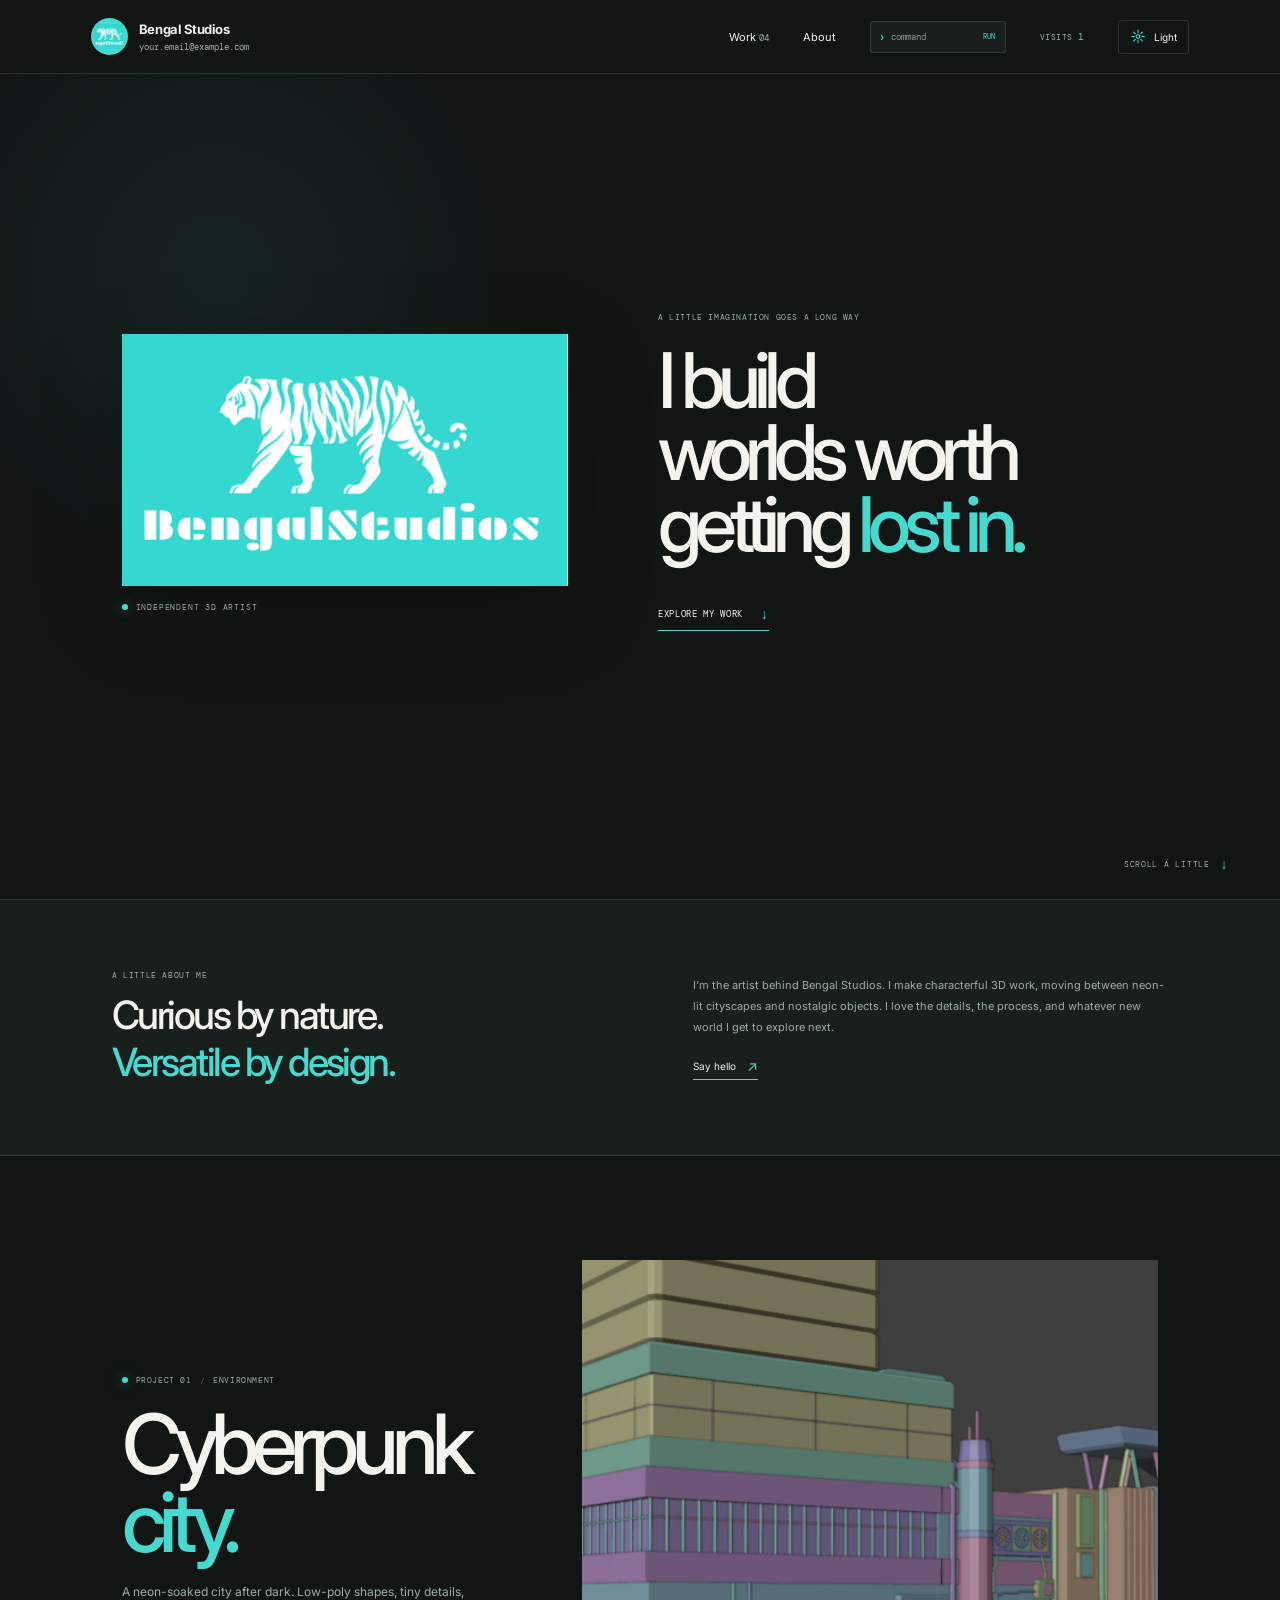
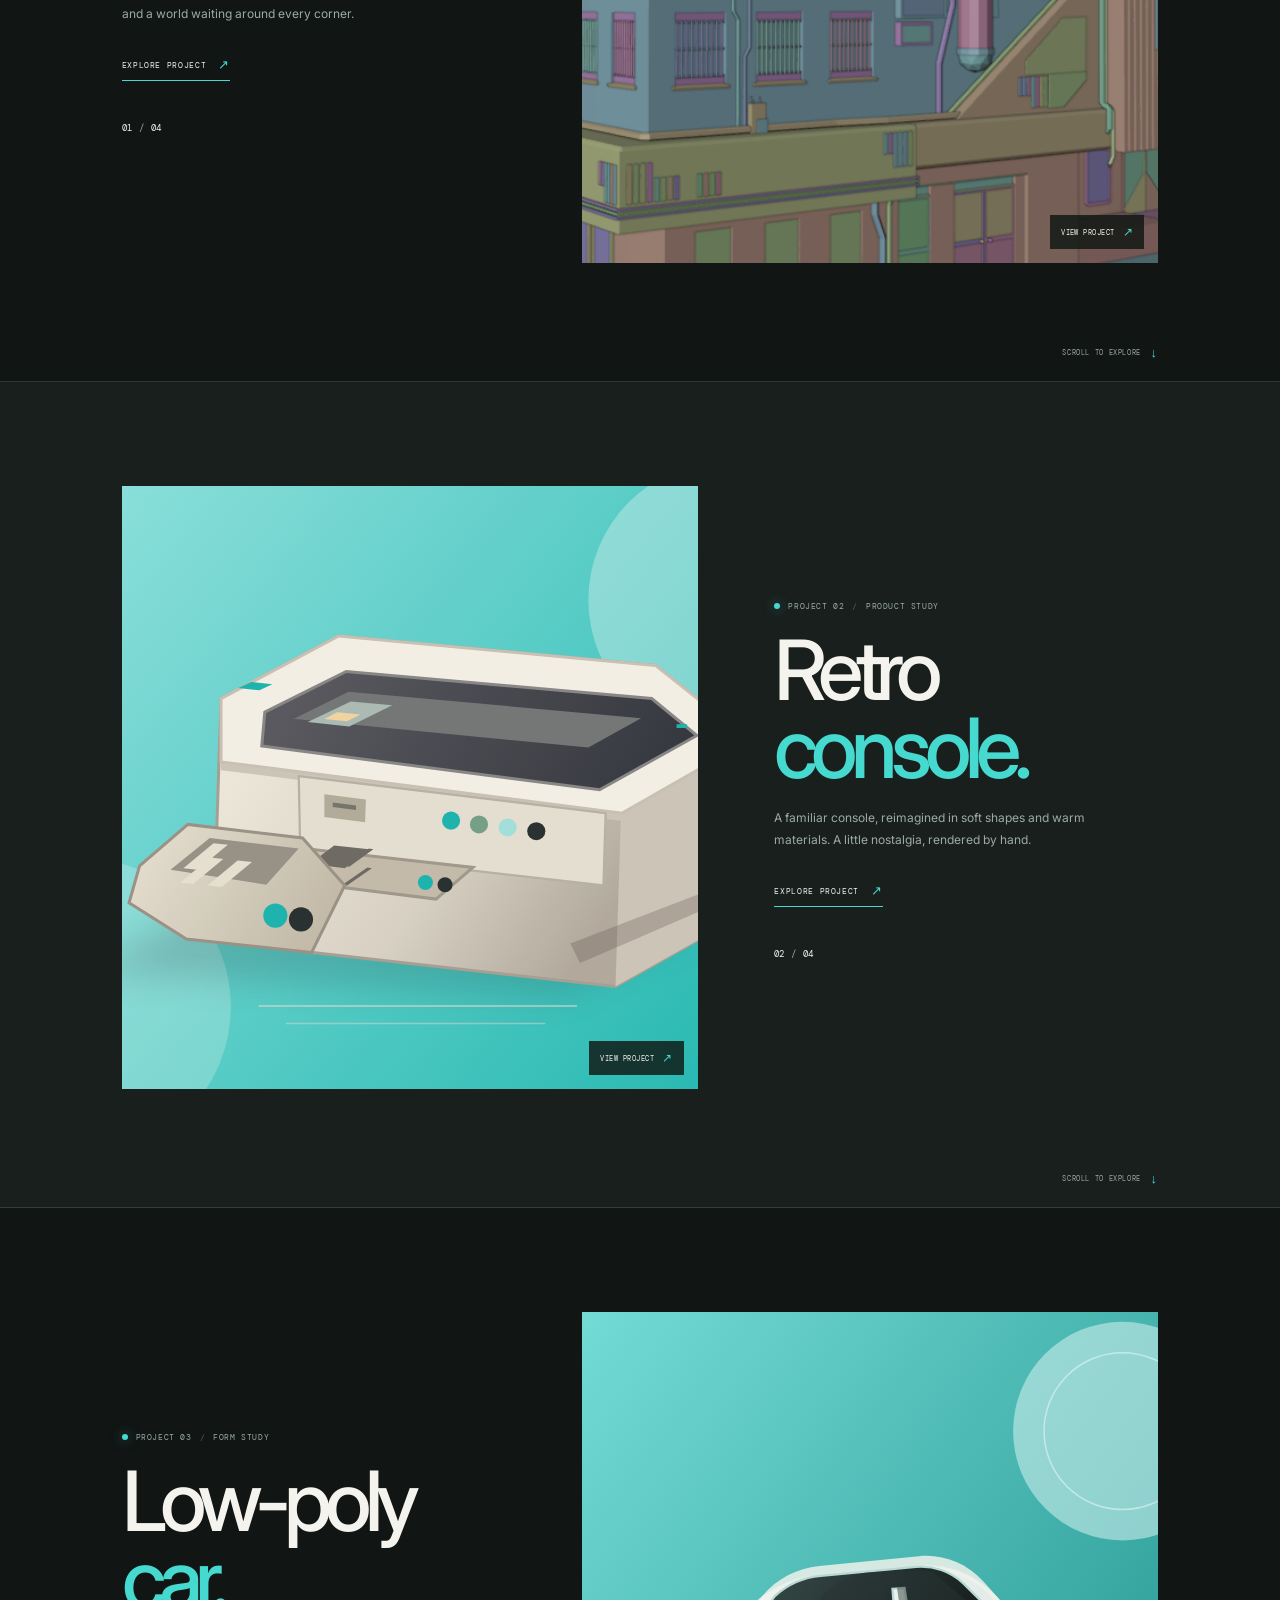
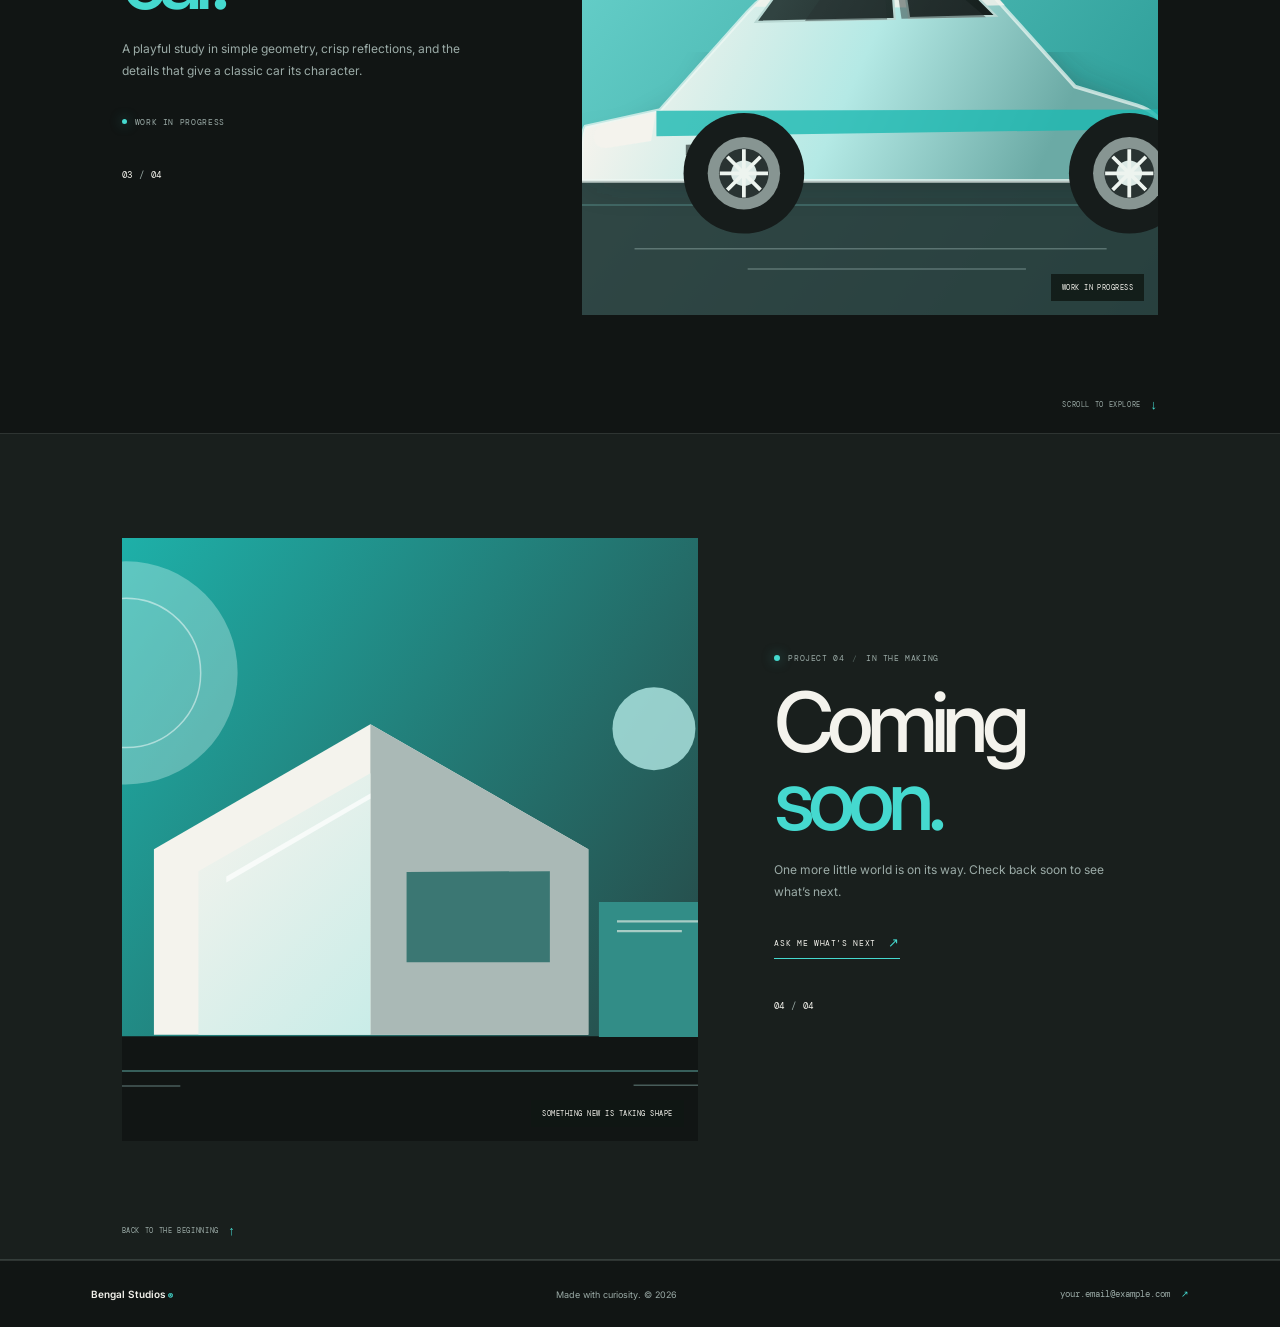
<file: index.html>
<!doctype html>
<html lang="en" class="home-document" data-theme="dark">
<head>
  <meta charset="utf-8">
  <meta name="viewport" content="width=device-width, initial-scale=1">
  <meta name="theme-color" content="#111514">
  <meta name="description" content="Bengal Studios — 3D art and worlds worth getting lost in.">
  <title>Bengal Studios — 3D artist</title>
  <link rel="preconnect" href="https://fonts.googleapis.com">
  <link rel="preconnect" href="https://fonts.gstatic.com" crossorigin>
  <link href="https://fonts.googleapis.com/css2?family=DM+Mono:wght@400;500&family=Inter:wght@400;500;600;700;800&display=swap" rel="stylesheet">
  <link rel="stylesheet" href="styles.css">
  <script src="script.js" defer></script>
</head>
<body class="home-page">
  <header class="site-header">
    <div class="brand">
      <a class="brand-icon" href="index.html" aria-label="Bengal Studios home"><img src="images/bengal-studios-logo.png" alt=""></a>
      <span class="brand-copy"><a class="brand-name" href="index.html">Bengal Studios</a><a class="brand-email" href="mailto:your.email@example.com">your.email@example.com</a></span>
    </div>
    <nav class="header-nav" aria-label="Main navigation">
      <a href="#cyberpunk-city">Work <span>04</span></a>
      <a class="about-nav-link" href="#about">About</a>
      <form class="command-bar" data-command-form role="group" aria-label="Site command bar. Type font, colour, or reset and press Enter." title='Commands: "font" changes the font, "colour" activates rainbow colours, and "reset" restores the default font and colours.'>
        <label class="command-prompt" for="home-command">›</label>
        <input id="home-command" data-command-input type="text" placeholder="command" aria-label="Enter a site command" title='Commands: "font", "colour", or "reset".' autocomplete="off" autocapitalize="off" spellcheck="false">
        <button type="submit">RUN</button>
        <span class="command-status" data-command-status role="status" aria-live="polite"></span>
      </form>
      <span class="visit-counter" title="Visits counted in this browser"><span>VISITS</span> <strong data-visit-count>—</strong></span>
      <button class="theme-toggle" type="button" data-theme-toggle aria-label="Switch to light theme" aria-pressed="false"><span aria-hidden="true">☼</span><span class="theme-label">Light</span></button>
    </nav>
  </header>

  <main>
    <section class="landing-hero" aria-labelledby="hero-title">
      <div class="landing-mark">
        <img src="images/bengal-studios-logo.png" alt="Bengal Studios — white tiger logo">
        <span class="landing-mark-caption"><span class="live-dot"></span> INDEPENDENT 3D ARTIST</span>
      </div>
      <div class="landing-copy">
        <p class="eyebrow">A LITTLE IMAGINATION GOES A LONG WAY</p>
        <h1 id="hero-title">I build<br>worlds worth<br>getting <span class="hero-accent">lost in.</span></h1>
        <a class="landing-work-link" href="#cyberpunk-city">EXPLORE MY WORK <span aria-hidden="true">↓</span></a>
      </div>
      <a class="landing-scroll" href="#about"><span>SCROLL A LITTLE</span><span aria-hidden="true">↓</span></a>
    </section>

    <section class="landing-about" id="about" aria-labelledby="about-title">
      <div class="about-inner section-wrap">
        <div><p class="eyebrow">A LITTLE ABOUT ME</p><h2 id="about-title">Curious by nature.<br><span>Versatile by design.</span></h2></div>
        <div class="about-copy"><p>I’m the artist behind Bengal Studios. I make characterful 3D work, moving between neon-lit cityscapes and nostalgic objects. I love the details, the process, and whatever new world I get to explore next.</p><a class="text-link" href="mailto:your.email@example.com">Say hello <span aria-hidden="true">↗</span></a></div>
      </div>
    </section>

    <section class="home-projects" id="projects" aria-label="Selected work">
      <article class="work-project" id="cyberpunk-city" data-project>
        <div class="project-panel-copy">
          <p class="eyebrow"><span class="live-dot"></span> PROJECT 01 <span class="eyebrow-divider">/</span> ENVIRONMENT</p>
          <h2>Cyberpunk<br><span>city.</span></h2>
          <p>A neon-soaked city after dark. Low-poly shapes, tiny details, and a world waiting around every corner.</p>
          <a class="project-open-link" href="project-building.html">EXPLORE PROJECT <span aria-hidden="true">↗</span></a>
          <span class="project-count">01 <i>/</i> 04</span>
        </div>
        <a class="project-panel-art" href="project-building.html" aria-label="Explore the Cyberpunk city project"><img src="images/cyberpunk-city-cover.png" alt="A detailed pastel low-poly cyberpunk city render"><span class="panel-art-hint">VIEW PROJECT <span aria-hidden="true">↗</span></span></a>
        <a class="panel-scroll" href="#retro-console"><span>SCROLL TO EXPLORE</span><span aria-hidden="true">↓</span></a>
      </article>

      <article class="work-project" id="retro-console" data-project>
        <div class="project-panel-copy">
          <p class="eyebrow"><span class="live-dot"></span> PROJECT 02 <span class="eyebrow-divider">/</span> PRODUCT STUDY</p>
          <h2>Retro<br><span>console.</span></h2>
          <p>A familiar console, reimagined in soft shapes and warm materials. A little nostalgia, rendered by hand.</p>
          <a class="project-open-link" href="project-console.html">EXPLORE PROJECT <span aria-hidden="true">↗</span></a>
          <span class="project-count">02 <i>/</i> 04</span>
        </div>
        <a class="project-panel-art" href="project-console.html" aria-label="Explore the Retro console project"><img src="images/retro-console.svg" alt="Isometric retro video game console and controllers"><span class="panel-art-hint">VIEW PROJECT <span aria-hidden="true">↗</span></span></a>
        <a class="panel-scroll" href="#car"><span>SCROLL TO EXPLORE</span><span aria-hidden="true">↓</span></a>
      </article>

      <article class="work-project" id="car" data-project>
        <div class="project-panel-copy">
          <p class="eyebrow"><span class="live-dot"></span> PROJECT 03 <span class="eyebrow-divider">/</span> FORM STUDY</p>
          <h2>Low-poly<br><span>car.</span></h2>
          <p>A playful study in simple geometry, crisp reflections, and the details that give a classic car its character.</p>
          <span class="project-status"><span class="live-dot"></span> WORK IN PROGRESS</span>
          <span class="project-count">03 <i>/</i> 04</span>
        </div>
        <div class="project-panel-art"><img src="images/car-study.svg" alt="A low-poly retro sports car in a turquoise studio"><span class="panel-art-hint">WORK IN PROGRESS</span></div>
        <a class="panel-scroll" href="#coming-soon"><span>SCROLL TO EXPLORE</span><span aria-hidden="true">↓</span></a>
      </article>

      <article class="work-project coming-project" id="coming-soon" data-project>
        <div class="project-panel-copy">
          <p class="eyebrow"><span class="live-dot"></span> PROJECT 04 <span class="eyebrow-divider">/</span> IN THE MAKING</p>
          <h2>Coming<br><span>soon.</span></h2>
          <p>One more little world is on its way. Check back soon to see what’s next.</p>
          <a class="project-open-link" href="mailto:your.email@example.com">ASK ME WHAT’S NEXT <span aria-hidden="true">↗</span></a>
          <span class="project-count">04 <i>/</i> 04</span>
        </div>
        <div class="project-panel-art"><img src="images/project-placeholder-04.svg" alt="An abstract architectural scene hinting at a future project"><span class="panel-art-hint">SOMETHING NEW IS TAKING SHAPE</span></div>
        <a class="panel-scroll back-to-home" href="index.html"><span>BACK TO THE BEGINNING</span><span aria-hidden="true">↑</span></a>
      </article>
    </section>

    <nav class="project-pagination" aria-label="Jump to project">
      <a href="#cyberpunk-city" aria-label="Project 1: Cyberpunk city" aria-current="location">01</a>
      <a href="#retro-console" aria-label="Project 2: Retro console">02</a>
      <a href="#car" aria-label="Project 3: Low-poly car">03</a>
      <a href="#coming-soon" aria-label="Project 4: Coming soon">04</a>
    </nav>
  </main>

  <footer class="site-footer"><a class="footer-brand" href="index.html">Bengal Studios<span>®</span></a><span>Made with curiosity. © 2026</span><a href="mailto:your.email@example.com">your.email@example.com <span aria-hidden="true">↗</span></a></footer>
</body>
</html>
</file>
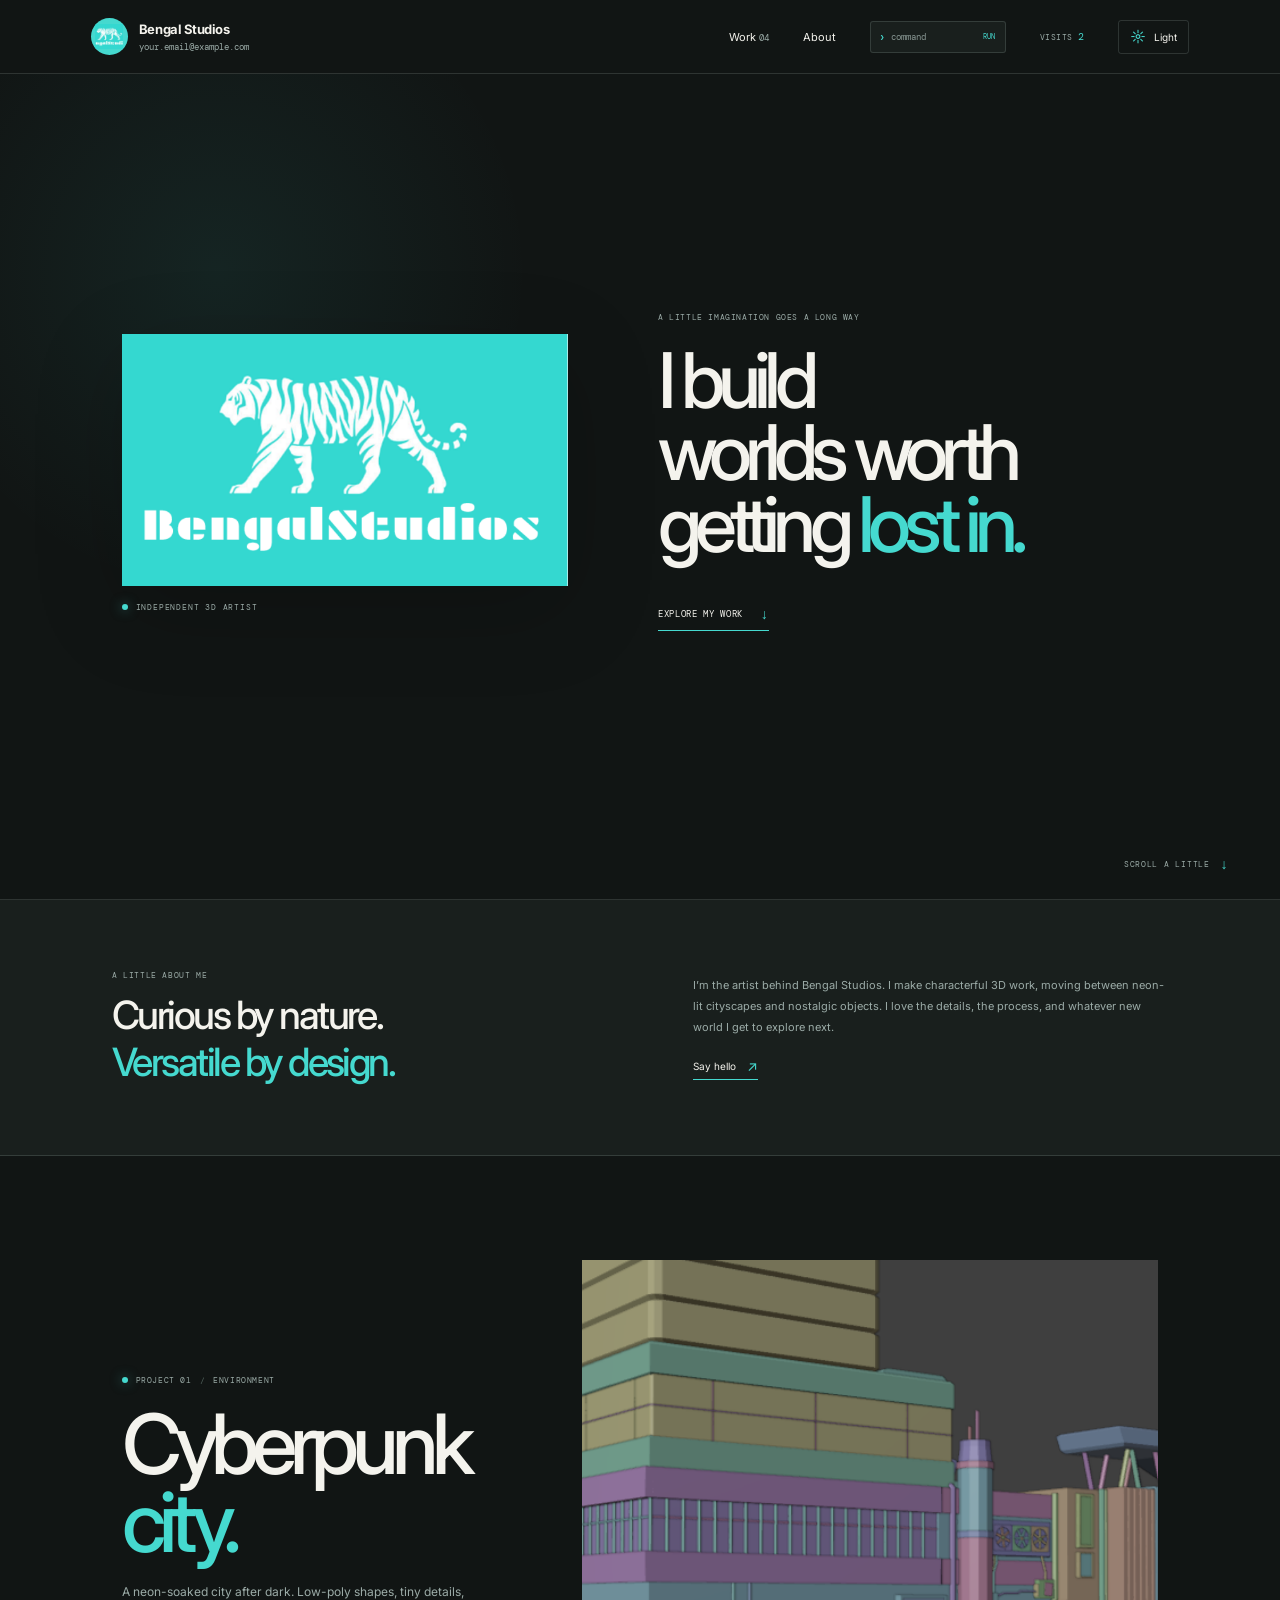
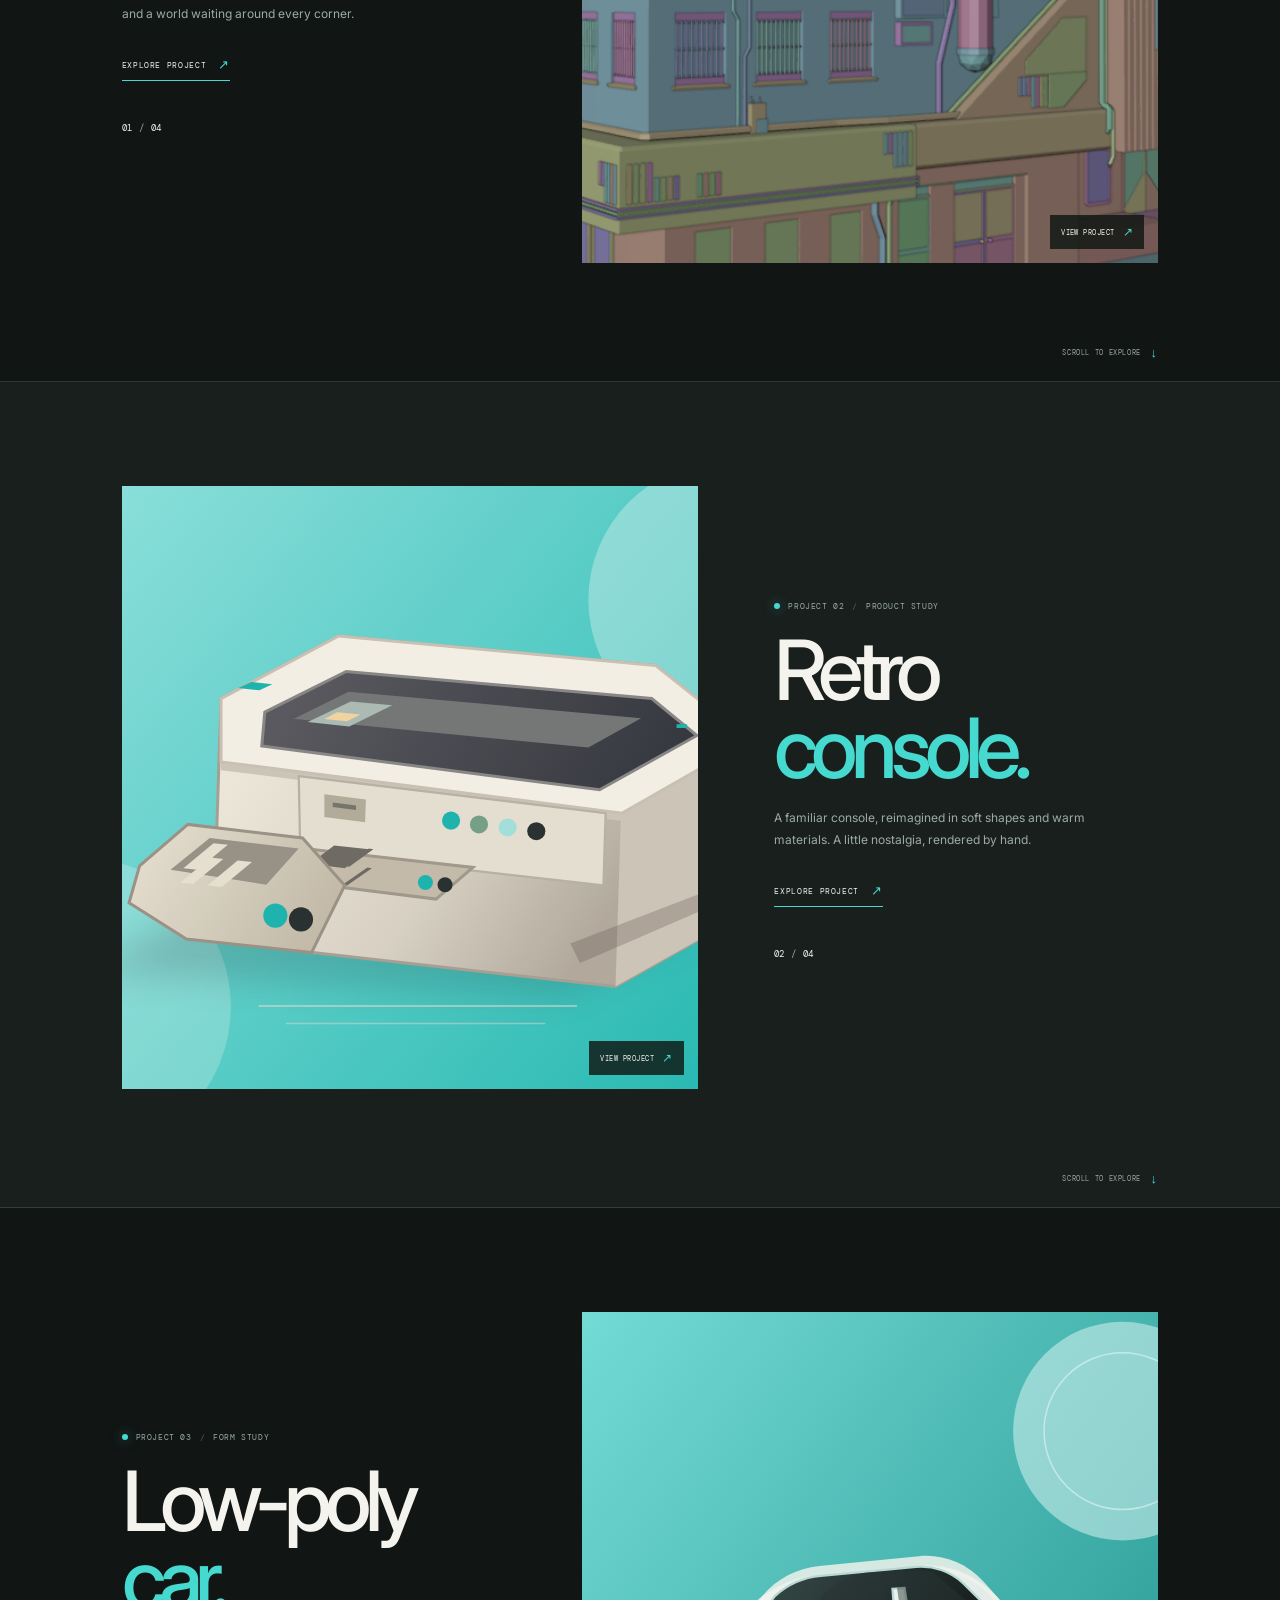
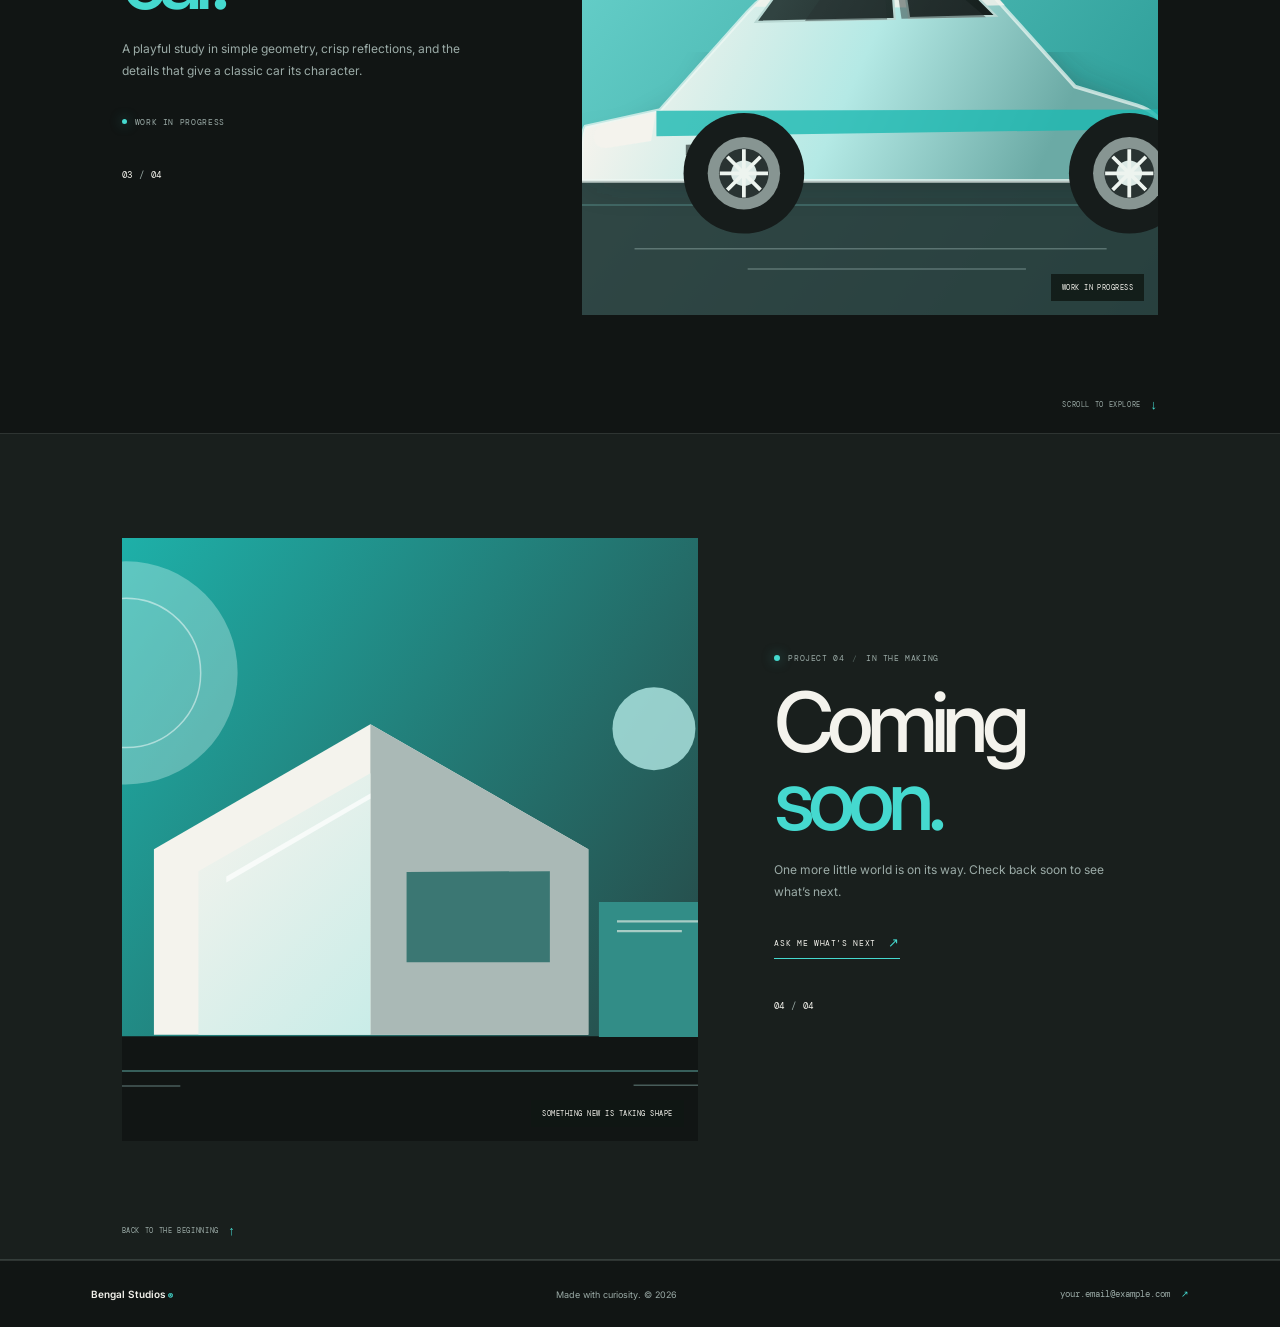
<file: images/index.html>
<!doctype html>
<html lang="en" class="home-document" data-theme="dark">
<head>
  <meta charset="utf-8">
  <meta name="viewport" content="width=device-width, initial-scale=1">
  <meta name="theme-color" content="#111514">
  <meta name="description" content="Bengal Studios — 3D art and worlds worth getting lost in.">
  <title>Bengal Studios — 3D artist</title>
  <link rel="preconnect" href="https://fonts.googleapis.com">
  <link rel="preconnect" href="https://fonts.gstatic.com" crossorigin>
  <link href="https://fonts.googleapis.com/css2?family=DM+Mono:wght@400;500&family=Inter:wght@400;500;600;700;800&display=swap" rel="stylesheet">
  <link rel="stylesheet" href="styles.css">
  <script src="script.js" defer></script>
</head>
<body class="home-page">
  <header class="site-header">
    <div class="brand">
      <a class="brand-icon" href="index.html" aria-label="Bengal Studios home"><img src="bengal-studios-logo.png" alt=""></a>
      <span class="brand-copy"><a class="brand-name" href="index.html">Bengal Studios</a><a class="brand-email" href="mailto:your.email@example.com">your.email@example.com</a></span>
    </div>
    <nav class="header-nav" aria-label="Main navigation">
      <a href="#cyberpunk-city">Work <span>04</span></a>
      <a class="about-nav-link" href="#about">About</a>
      <form class="command-bar" data-command-form role="group" aria-label="Site command bar. Type font, colour, or reset and press Enter." title='Commands: "font" changes the font, "colour" activates rainbow colours, and "reset" restores the default font and colours.'>
        <label class="command-prompt" for="home-command">›</label>
        <input id="home-command" data-command-input type="text" placeholder="command" aria-label="Enter a site command" title='Commands: "font", "colour", or "reset".' autocomplete="off" autocapitalize="off" spellcheck="false">
        <button type="submit">RUN</button>
        <span class="command-status" data-command-status role="status" aria-live="polite"></span>
      </form>
      <span class="visit-counter" title="Visits counted in this browser"><span>VISITS</span> <strong data-visit-count>—</strong></span>
      <button class="theme-toggle" type="button" data-theme-toggle aria-label="Switch to light theme" aria-pressed="false"><span aria-hidden="true">☼</span><span class="theme-label">Light</span></button>
    </nav>
  </header>

  <main>
    <section class="landing-hero" aria-labelledby="hero-title">
      <div class="landing-mark">
        <img src="bengal-studios-logo.png" alt="Bengal Studios — white tiger logo">
        <span class="landing-mark-caption"><span class="live-dot"></span> INDEPENDENT 3D ARTIST</span>
      </div>
      <div class="landing-copy">
        <p class="eyebrow">A LITTLE IMAGINATION GOES A LONG WAY</p>
        <h1 id="hero-title">I build<br>worlds worth<br>getting <span class="hero-accent">lost in.</span></h1>
        <a class="landing-work-link" href="#cyberpunk-city">EXPLORE MY WORK <span aria-hidden="true">↓</span></a>
      </div>
      <a class="landing-scroll" href="#about"><span>SCROLL A LITTLE</span><span aria-hidden="true">↓</span></a>
    </section>

    <section class="landing-about" id="about" aria-labelledby="about-title">
      <div class="about-inner section-wrap">
        <div><p class="eyebrow">A LITTLE ABOUT ME</p><h2 id="about-title">Curious by nature.<br><span>Versatile by design.</span></h2></div>
        <div class="about-copy"><p>I’m the artist behind Bengal Studios. I make characterful 3D work, moving between neon-lit cityscapes and nostalgic objects. I love the details, the process, and whatever new world I get to explore next.</p><a class="text-link" href="mailto:your.email@example.com">Say hello <span aria-hidden="true">↗</span></a></div>
      </div>
    </section>

    <section class="home-projects" id="projects" aria-label="Selected work">
      <article class="work-project" id="cyberpunk-city" data-project>
        <div class="project-panel-copy">
          <p class="eyebrow"><span class="live-dot"></span> PROJECT 01 <span class="eyebrow-divider">/</span> ENVIRONMENT</p>
          <h2>Cyberpunk<br><span>city.</span></h2>
          <p>A neon-soaked city after dark. Low-poly shapes, tiny details, and a world waiting around every corner.</p>
          <a class="project-open-link" href="project-building.html">EXPLORE PROJECT <span aria-hidden="true">↗</span></a>
          <span class="project-count">01 <i>/</i> 04</span>
        </div>
        <a class="project-panel-art" href="project-building.html" aria-label="Explore the Cyberpunk city project"><img src="cyberpunk-city-cover.png" alt="A detailed pastel low-poly cyberpunk city render"><span class="panel-art-hint">VIEW PROJECT <span aria-hidden="true">↗</span></span></a>
        <a class="panel-scroll" href="#retro-console"><span>SCROLL TO EXPLORE</span><span aria-hidden="true">↓</span></a>
      </article>

      <article class="work-project" id="retro-console" data-project>
        <div class="project-panel-copy">
          <p class="eyebrow"><span class="live-dot"></span> PROJECT 02 <span class="eyebrow-divider">/</span> PRODUCT STUDY</p>
          <h2>Retro<br><span>console.</span></h2>
          <p>A familiar console, reimagined in soft shapes and warm materials. A little nostalgia, rendered by hand.</p>
          <a class="project-open-link" href="project-console.html">EXPLORE PROJECT <span aria-hidden="true">↗</span></a>
          <span class="project-count">02 <i>/</i> 04</span>
        </div>
        <a class="project-panel-art" href="project-console.html" aria-label="Explore the Retro console project"><img src="retro-console.svg" alt="Isometric retro video game console and controllers"><span class="panel-art-hint">VIEW PROJECT <span aria-hidden="true">↗</span></span></a>
        <a class="panel-scroll" href="#car"><span>SCROLL TO EXPLORE</span><span aria-hidden="true">↓</span></a>
      </article>

      <article class="work-project" id="car" data-project>
        <div class="project-panel-copy">
          <p class="eyebrow"><span class="live-dot"></span> PROJECT 03 <span class="eyebrow-divider">/</span> FORM STUDY</p>
          <h2>Low-poly<br><span>car.</span></h2>
          <p>A playful study in simple geometry, crisp reflections, and the details that give a classic car its character.</p>
          <span class="project-status"><span class="live-dot"></span> WORK IN PROGRESS</span>
          <span class="project-count">03 <i>/</i> 04</span>
        </div>
        <div class="project-panel-art"><img src="car-study.svg" alt="A low-poly retro sports car in a turquoise studio"><span class="panel-art-hint">WORK IN PROGRESS</span></div>
        <a class="panel-scroll" href="#coming-soon"><span>SCROLL TO EXPLORE</span><span aria-hidden="true">↓</span></a>
      </article>

      <article class="work-project coming-project" id="coming-soon" data-project>
        <div class="project-panel-copy">
          <p class="eyebrow"><span class="live-dot"></span> PROJECT 04 <span class="eyebrow-divider">/</span> IN THE MAKING</p>
          <h2>Coming<br><span>soon.</span></h2>
          <p>One more little world is on its way. Check back soon to see what’s next.</p>
          <a class="project-open-link" href="mailto:your.email@example.com">ASK ME WHAT’S NEXT <span aria-hidden="true">↗</span></a>
          <span class="project-count">04 <i>/</i> 04</span>
        </div>
        <div class="project-panel-art"><img src="project-placeholder-04.svg" alt="An abstract architectural scene hinting at a future project"><span class="panel-art-hint">SOMETHING NEW IS TAKING SHAPE</span></div>
        <a class="panel-scroll back-to-home" href="index.html"><span>BACK TO THE BEGINNING</span><span aria-hidden="true">↑</span></a>
      </article>
    </section>

    <nav class="project-pagination" aria-label="Jump to project">
      <a href="#cyberpunk-city" aria-label="Project 1: Cyberpunk city" aria-current="location">01</a>
      <a href="#retro-console" aria-label="Project 2: Retro console">02</a>
      <a href="#car" aria-label="Project 3: Low-poly car">03</a>
      <a href="#coming-soon" aria-label="Project 4: Coming soon">04</a>
    </nav>
  </main>

  <footer class="site-footer"><a class="footer-brand" href="index.html">Bengal Studios<span>®</span></a><span>Made with curiosity. © 2026</span><a href="mailto:your.email@example.com">your.email@example.com <span aria-hidden="true">↗</span></a></footer>
</body>
</html>
</file>
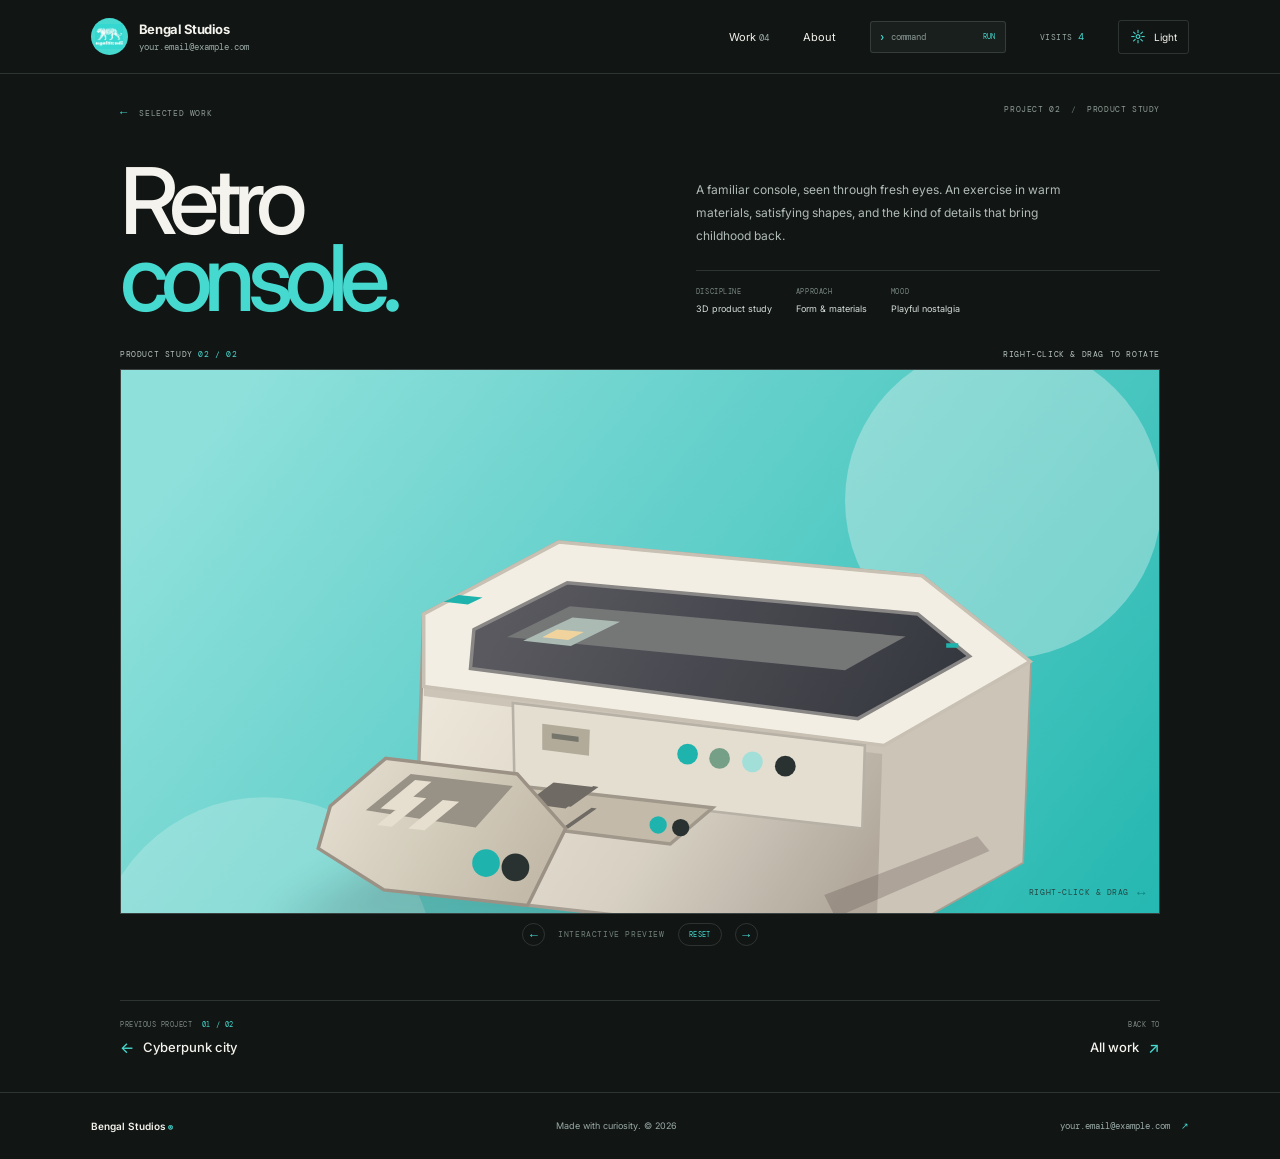
<file: project-console.html>
<!doctype html>
<html lang="en">
<head>
  <meta charset="utf-8">
  <meta name="viewport" content="width=device-width, initial-scale=1">
  <meta name="theme-color" content="#111514">
  <meta name="description" content="Retro console: a nostalgic product study by Bengal Studios.">
  <title>Retro console — Bengal Studios</title>
  <link rel="preconnect" href="https://fonts.googleapis.com">
  <link rel="preconnect" href="https://fonts.gstatic.com" crossorigin>
  <link href="https://fonts.googleapis.com/css2?family=DM+Mono:wght@400;500&family=Inter:wght@400;500;600;700;800&display=swap" rel="stylesheet">
  <link rel="stylesheet" href="styles.css">
  <script src="script.js" defer></script>
</head>
<body class="detail-page">
  <header class="site-header">
    <div class="brand"><a class="brand-icon" href="index.html" aria-label="Bengal Studios home"><img src="images/bengal-studios-logo.png" alt=""></a><span class="brand-copy"><a class="brand-name" href="index.html">Bengal Studios</a><a class="brand-email" href="mailto:your.email@example.com">your.email@example.com</a></span></div>
    <nav class="header-nav" aria-label="Main navigation"><a href="work.html#projects">Work <span>04</span></a><a class="about-nav-link" href="index.html#about">About</a><form class="command-bar" data-command-form role="group" aria-label="Site command bar. Type font, colour, or reset and press Enter." title='Commands: "font" changes the font, "colour" activates rainbow colours, and "reset" restores the default font and colours.'><label class="command-prompt" for="console-command">›</label><input id="console-command" data-command-input type="text" placeholder="command" aria-label="Enter a site command" title='Commands: "font", "colour", or "reset".' autocomplete="off" autocapitalize="off" spellcheck="false"><button type="submit">RUN</button><span class="command-status" data-command-status role="status" aria-live="polite"></span></form><span class="visit-counter" title="Visits counted in this browser"><span>VISITS</span> <strong data-visit-count>—</strong></span><button class="theme-toggle" type="button" data-theme-toggle aria-label="Switch to light theme" aria-pressed="false"><span aria-hidden="true">☼</span><span class="theme-label">Light</span></button></nav>
  </header>
  <main class="detail-main">
    <div class="detail-kicker"><a href="work.html#projects"><span aria-hidden="true">←</span> Selected work</a><span>PROJECT 02 <i>/</i> PRODUCT STUDY</span></div>
    <div class="detail-heading"><h1>Retro<br><span>console.</span></h1><div class="detail-summary"><p>A familiar console, seen through fresh eyes. An exercise in warm materials, satisfying shapes, and the kind of details that bring childhood back.</p><dl class="project-facts"><div><dt>DISCIPLINE</dt><dd>3D product study</dd></div><div><dt>APPROACH</dt><dd>Form &amp; materials</dd></div><div><dt>MOOD</dt><dd>Playful nostalgia</dd></div></dl></div></div>
    <section class="detail-art console-art" aria-label="Interactive artwork preview">
      <div class="detail-art-top"><span>PRODUCT STUDY <i>02 / 02</i></span><span>RIGHT-CLICK &amp; DRAG TO ROTATE</span></div>
      <div class="model-viewer detail-viewer" data-model-viewer tabindex="0" role="img" aria-label="Interactive preview of Retro console. Right-click and drag horizontally to turn the artwork."><div class="model-scene"><div class="model-image"><img src="images/retro-console.svg" alt="A retro game console and controllers rendered in pale warm materials"></div></div><span class="model-hint" aria-hidden="true">RIGHT-CLICK &amp; DRAG <span>↔</span></span></div>
      <div class="artwork-controls"><button class="control-button" type="button" data-rotate="-1" aria-label="Rotate artwork left">←</button><span>INTERACTIVE PREVIEW</span><button class="control-button reset-button" type="button" data-reset-viewer>RESET</button><button class="control-button" type="button" data-rotate="1" aria-label="Rotate artwork right">→</button></div>
    </section>
    <nav class="project-switch" aria-label="Browse projects"><a href="project-building.html"><span>PREVIOUS PROJECT <i>01 / 02</i></span><strong><span aria-hidden="true">←</span> Cyberpunk city</strong></a><a class="next-project" href="work.html#projects"><span>BACK TO</span><strong>All work <span aria-hidden="true">↗</span></strong></a></nav>
  </main>
  <footer class="site-footer"><a class="footer-brand" href="index.html">Bengal Studios<span>®</span></a><span>Made with curiosity. © 2026</span><a href="mailto:your.email@example.com">your.email@example.com <span aria-hidden="true">↗</span></a></footer>
</body>
</html>
</file>
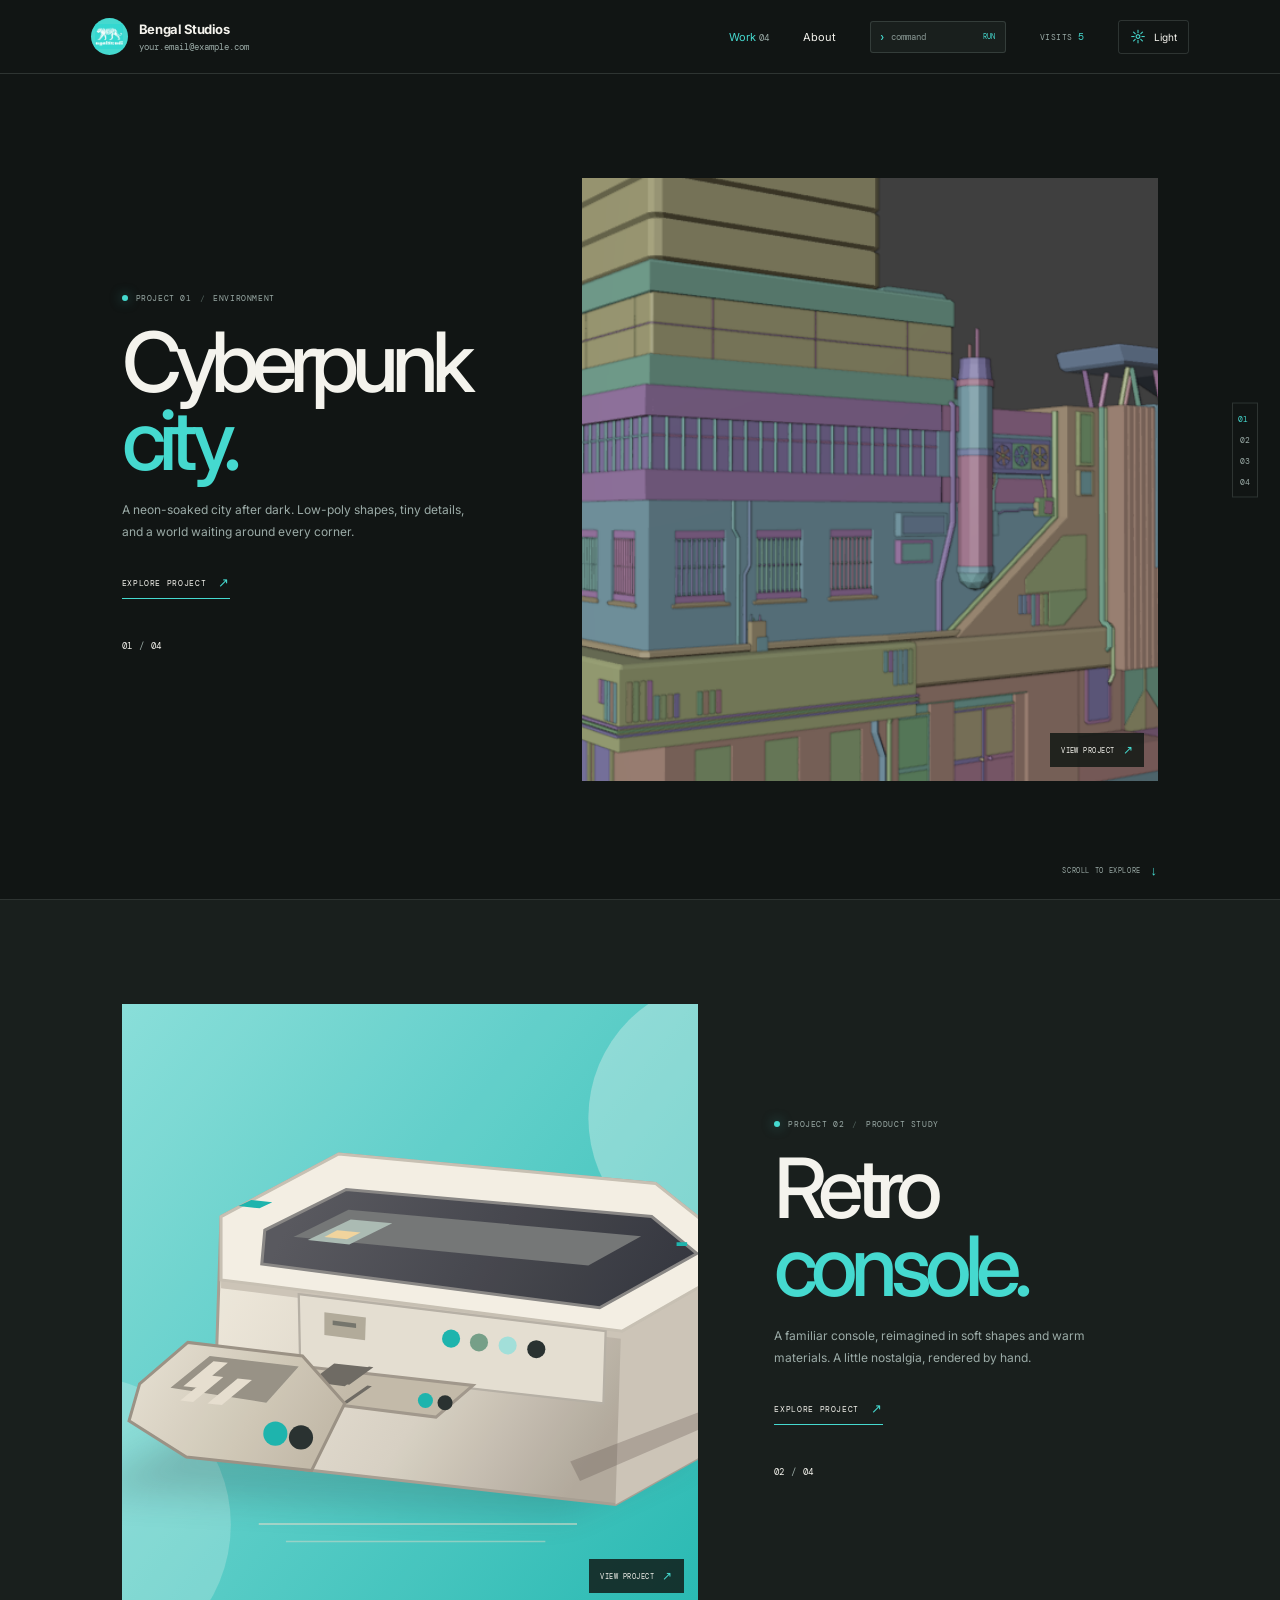
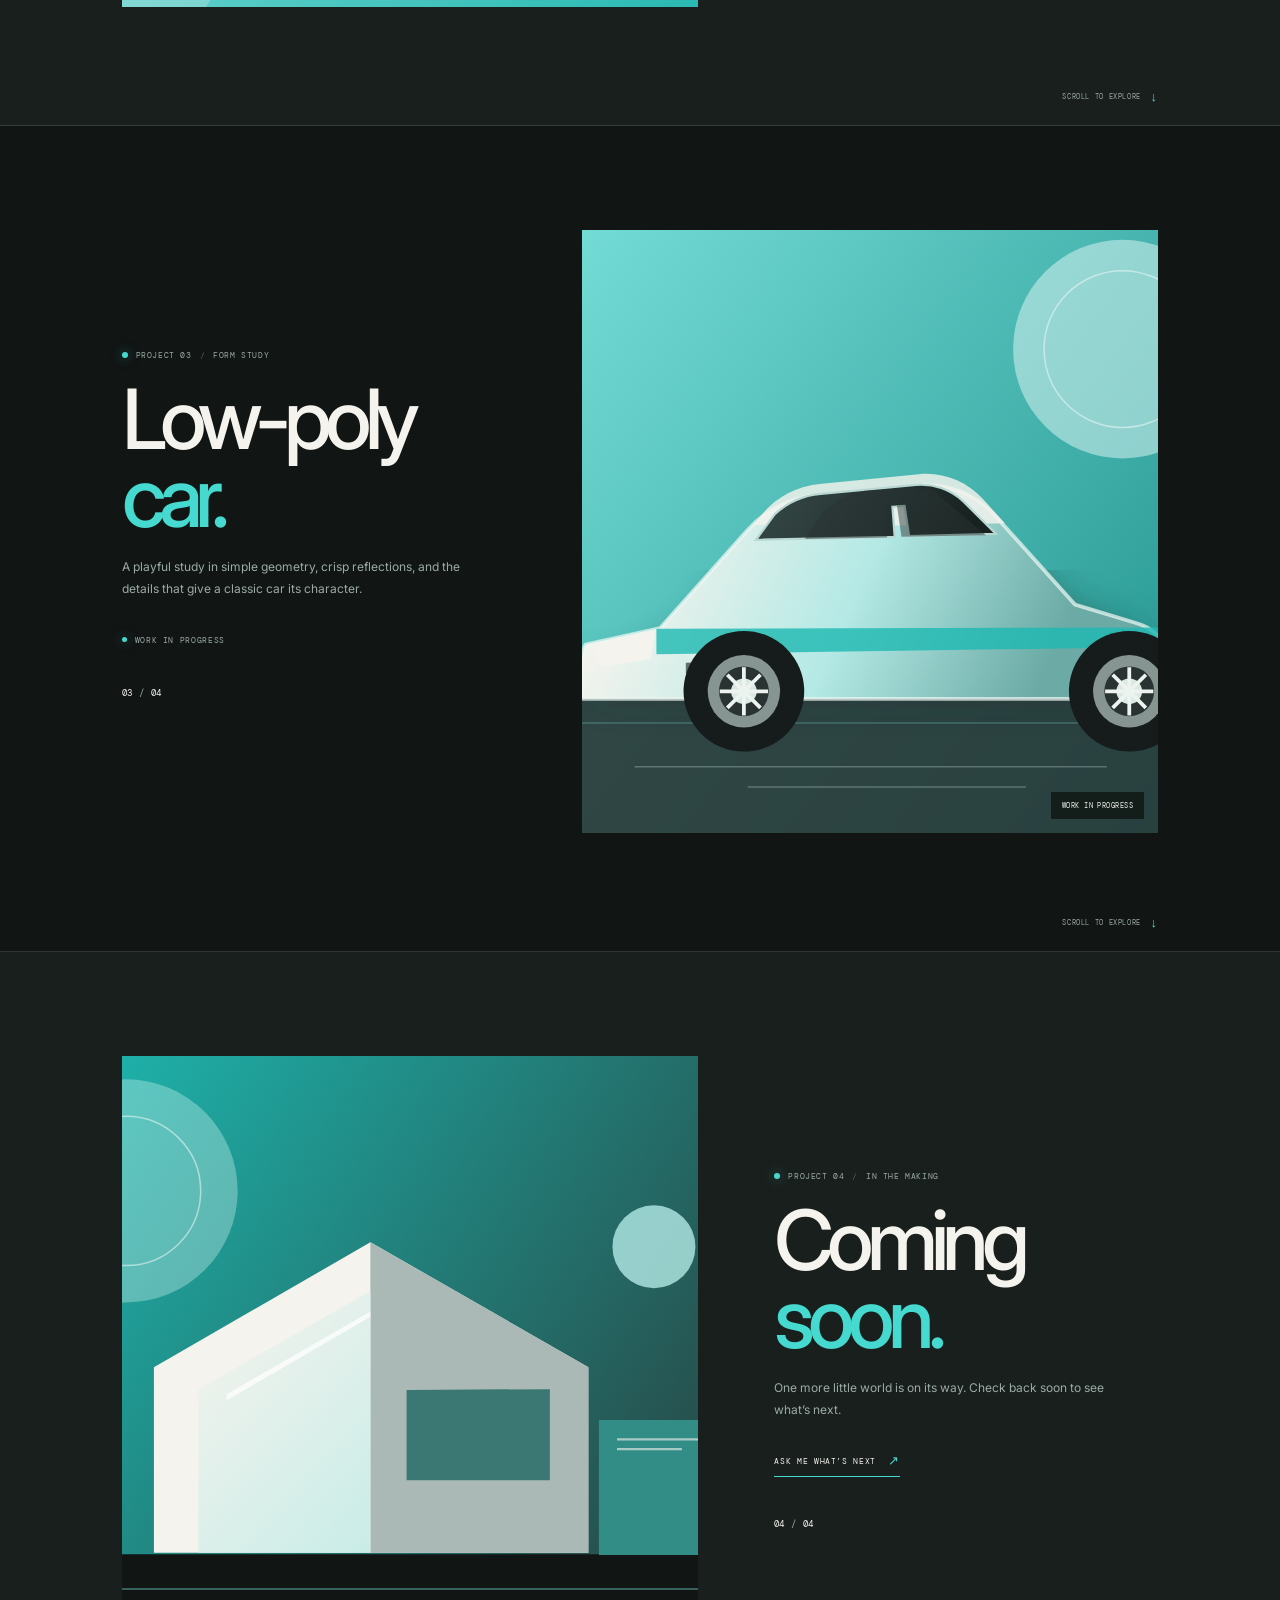
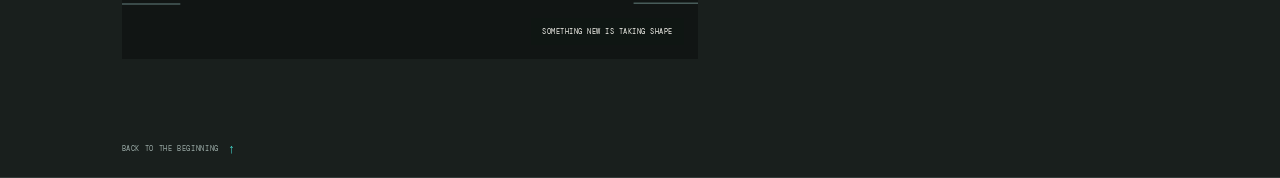
<file: work.html>
<!doctype html>
<html lang="en" class="work-document" data-theme="dark">
<head>
  <meta charset="utf-8">
  <meta name="viewport" content="width=device-width, initial-scale=1">
  <meta name="theme-color" content="#111514">
  <meta name="description" content="Explore four Bengal Studios projects: a cyberpunk city, retro console, low-poly car, and more.">
  <title>Selected Work — Bengal Studios</title>
  <link rel="preconnect" href="https://fonts.googleapis.com">
  <link rel="preconnect" href="https://fonts.gstatic.com" crossorigin>
  <link href="https://fonts.googleapis.com/css2?family=DM+Mono:wght@400;500&family=Inter:wght@400;500;600;700;800&display=swap" rel="stylesheet">
  <link rel="stylesheet" href="styles.css">
  <script src="script.js" defer></script>
</head>
<body class="work-page">
  <header class="site-header">
    <div class="brand">
      <a class="brand-icon" href="index.html" aria-label="Bengal Studios home"><img src="images/bengal-studios-logo.png" alt=""></a>
      <span class="brand-copy"><a class="brand-name" href="index.html">Bengal Studios</a><a class="brand-email" href="mailto:your.email@example.com">your.email@example.com</a></span>
    </div>
    <nav class="header-nav" aria-label="Main navigation">
      <a href="work.html" aria-current="page">Work <span>04</span></a>
      <a class="about-nav-link" href="index.html#about">About</a>
      <form class="command-bar" data-command-form role="group" aria-label="Site command bar. Type font, colour, or reset and press Enter." title='Commands: "font" changes the font, "colour" activates rainbow colours, and "reset" restores the default font and colours.'>
        <label class="command-prompt" for="work-command">›</label>
        <input id="work-command" data-command-input type="text" placeholder="command" aria-label="Enter a site command" title='Commands: "font", "colour", or "reset".' autocomplete="off" autocapitalize="off" spellcheck="false">
        <button type="submit">RUN</button>
        <span class="command-status" data-command-status role="status" aria-live="polite"></span>
      </form>
      <span class="visit-counter" title="Visits counted in this browser"><span>VISITS</span> <strong data-visit-count>—</strong></span>
      <button class="theme-toggle" type="button" data-theme-toggle aria-label="Switch to light theme" aria-pressed="false"><span aria-hidden="true">☼</span><span class="theme-label">Light</span></button>
    </nav>
  </header>

  <main class="project-scroll" id="projects" aria-label="Selected work">
    <article class="work-project" id="cyberpunk-city" data-project>
      <div class="project-panel-copy">
        <p class="eyebrow"><span class="live-dot"></span> PROJECT 01 <span class="eyebrow-divider">/</span> ENVIRONMENT</p>
        <h1>Cyberpunk<br><span>city.</span></h1>
        <p>A neon-soaked city after dark. Low-poly shapes, tiny details, and a world waiting around every corner.</p>
        <a class="project-open-link" href="project-building.html">EXPLORE PROJECT <span aria-hidden="true">↗</span></a>
        <span class="project-count">01 <i>/</i> 04</span>
      </div>
      <a class="project-panel-art" href="project-building.html" aria-label="Explore the Cyberpunk city project"><img src="images/cyberpunk-city-cover.png" alt="A detailed pastel low-poly cyberpunk city render"><span class="panel-art-hint">VIEW PROJECT <span aria-hidden="true">↗</span></span></a>
      <a class="panel-scroll" href="#retro-console"><span>SCROLL TO EXPLORE</span><span aria-hidden="true">↓</span></a>
    </article>

    <article class="work-project" id="retro-console" data-project>
      <div class="project-panel-copy">
        <p class="eyebrow"><span class="live-dot"></span> PROJECT 02 <span class="eyebrow-divider">/</span> PRODUCT STUDY</p>
        <h2>Retro<br><span>console.</span></h2>
        <p>A familiar console, reimagined in soft shapes and warm materials. A little nostalgia, rendered by hand.</p>
        <a class="project-open-link" href="project-console.html">EXPLORE PROJECT <span aria-hidden="true">↗</span></a>
        <span class="project-count">02 <i>/</i> 04</span>
      </div>
      <a class="project-panel-art" href="project-console.html" aria-label="Explore the Retro console project"><img src="images/retro-console.svg" alt="Isometric retro video game console and controllers"><span class="panel-art-hint">VIEW PROJECT <span aria-hidden="true">↗</span></span></a>
      <a class="panel-scroll" href="#car"><span>SCROLL TO EXPLORE</span><span aria-hidden="true">↓</span></a>
    </article>

    <article class="work-project" id="car" data-project>
      <div class="project-panel-copy">
        <p class="eyebrow"><span class="live-dot"></span> PROJECT 03 <span class="eyebrow-divider">/</span> FORM STUDY</p>
        <h2>Low-poly<br><span>car.</span></h2>
        <p>A playful study in simple geometry, crisp reflections, and the details that give a classic car its character.</p>
        <span class="project-status"><span class="live-dot"></span> WORK IN PROGRESS</span>
        <span class="project-count">03 <i>/</i> 04</span>
      </div>
      <div class="project-panel-art"><img src="images/car-study.svg" alt="A low-poly retro sports car in a turquoise studio"><span class="panel-art-hint">WORK IN PROGRESS</span></div>
      <a class="panel-scroll" href="#coming-soon"><span>SCROLL TO EXPLORE</span><span aria-hidden="true">↓</span></a>
    </article>

    <article class="work-project coming-project" id="coming-soon" data-project>
      <div class="project-panel-copy">
        <p class="eyebrow"><span class="live-dot"></span> PROJECT 04 <span class="eyebrow-divider">/</span> IN THE MAKING</p>
        <h2>Coming<br><span>soon.</span></h2>
        <p>One more little world is on its way. Check back soon to see what’s next.</p>
        <a class="project-open-link" href="mailto:your.email@example.com">ASK ME WHAT’S NEXT <span aria-hidden="true">↗</span></a>
        <span class="project-count">04 <i>/</i> 04</span>
      </div>
      <div class="project-panel-art"><img src="images/project-placeholder-04.svg" alt="An abstract architectural scene hinting at a future project"><span class="panel-art-hint">SOMETHING NEW IS TAKING SHAPE</span></div>
      <a class="panel-scroll back-to-home" href="index.html"><span>BACK TO THE BEGINNING</span><span aria-hidden="true">↑</span></a>
    </article>
  </main>

  <nav class="project-pagination" aria-label="Jump to project">
    <a href="#cyberpunk-city" aria-label="Project 1: Cyberpunk city" aria-current="location">01</a>
    <a href="#retro-console" aria-label="Project 2: Retro console">02</a>
    <a href="#car" aria-label="Project 3: Low-poly car">03</a>
    <a href="#coming-soon" aria-label="Project 4: Coming soon">04</a>
  </nav>

</body>
</html>
</file>
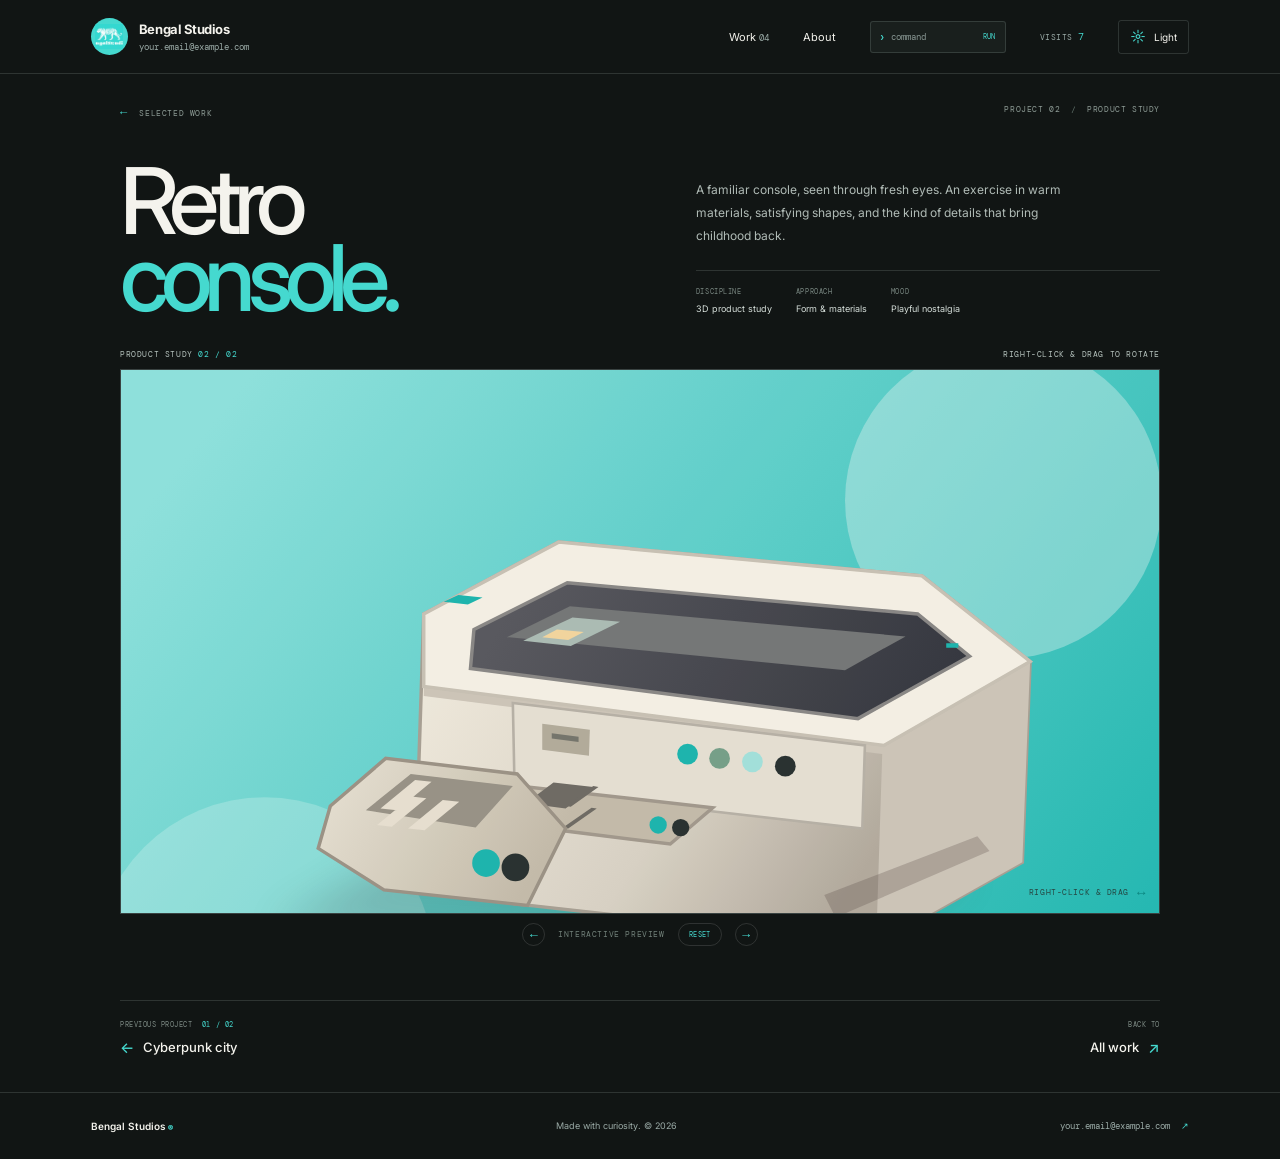
<file: images/project-console.html>
<!doctype html>
<html lang="en">
<head>
  <meta charset="utf-8">
  <meta name="viewport" content="width=device-width, initial-scale=1">
  <meta name="theme-color" content="#111514">
  <meta name="description" content="Retro console: a nostalgic product study by Bengal Studios.">
  <title>Retro console — Bengal Studios</title>
  <link rel="preconnect" href="https://fonts.googleapis.com">
  <link rel="preconnect" href="https://fonts.gstatic.com" crossorigin>
  <link href="https://fonts.googleapis.com/css2?family=DM+Mono:wght@400;500&family=Inter:wght@400;500;600;700;800&display=swap" rel="stylesheet">
  <link rel="stylesheet" href="styles.css">
  <script src="script.js" defer></script>
</head>
<body class="detail-page">
  <header class="site-header">
    <div class="brand"><a class="brand-icon" href="index.html" aria-label="Bengal Studios home"><img src="bengal-studios-logo.png" alt=""></a><span class="brand-copy"><a class="brand-name" href="index.html">Bengal Studios</a><a class="brand-email" href="mailto:your.email@example.com">your.email@example.com</a></span></div>
    <nav class="header-nav" aria-label="Main navigation"><a href="work.html#projects">Work <span>04</span></a><a class="about-nav-link" href="index.html#about">About</a><form class="command-bar" data-command-form role="group" aria-label="Site command bar. Type font, colour, or reset and press Enter." title='Commands: "font" changes the font, "colour" activates rainbow colours, and "reset" restores the default font and colours.'><label class="command-prompt" for="console-command">›</label><input id="console-command" data-command-input type="text" placeholder="command" aria-label="Enter a site command" title='Commands: "font", "colour", or "reset".' autocomplete="off" autocapitalize="off" spellcheck="false"><button type="submit">RUN</button><span class="command-status" data-command-status role="status" aria-live="polite"></span></form><span class="visit-counter" title="Visits counted in this browser"><span>VISITS</span> <strong data-visit-count>—</strong></span><button class="theme-toggle" type="button" data-theme-toggle aria-label="Switch to light theme" aria-pressed="false"><span aria-hidden="true">☼</span><span class="theme-label">Light</span></button></nav>
  </header>
  <main class="detail-main">
    <div class="detail-kicker"><a href="work.html#projects"><span aria-hidden="true">←</span> Selected work</a><span>PROJECT 02 <i>/</i> PRODUCT STUDY</span></div>
    <div class="detail-heading"><h1>Retro<br><span>console.</span></h1><div class="detail-summary"><p>A familiar console, seen through fresh eyes. An exercise in warm materials, satisfying shapes, and the kind of details that bring childhood back.</p><dl class="project-facts"><div><dt>DISCIPLINE</dt><dd>3D product study</dd></div><div><dt>APPROACH</dt><dd>Form &amp; materials</dd></div><div><dt>MOOD</dt><dd>Playful nostalgia</dd></div></dl></div></div>
    <section class="detail-art console-art" aria-label="Interactive artwork preview">
      <div class="detail-art-top"><span>PRODUCT STUDY <i>02 / 02</i></span><span>RIGHT-CLICK &amp; DRAG TO ROTATE</span></div>
      <div class="model-viewer detail-viewer" data-model-viewer tabindex="0" role="img" aria-label="Interactive preview of Retro console. Right-click and drag horizontally to turn the artwork."><div class="model-scene"><div class="model-image"><img src="retro-console.svg" alt="A retro game console and controllers rendered in pale warm materials"></div></div><span class="model-hint" aria-hidden="true">RIGHT-CLICK &amp; DRAG <span>↔</span></span></div>
      <div class="artwork-controls"><button class="control-button" type="button" data-rotate="-1" aria-label="Rotate artwork left">←</button><span>INTERACTIVE PREVIEW</span><button class="control-button reset-button" type="button" data-reset-viewer>RESET</button><button class="control-button" type="button" data-rotate="1" aria-label="Rotate artwork right">→</button></div>
    </section>
    <nav class="project-switch" aria-label="Browse projects"><a href="project-building.html"><span>PREVIOUS PROJECT <i>01 / 02</i></span><strong><span aria-hidden="true">←</span> Cyberpunk city</strong></a><a class="next-project" href="work.html#projects"><span>BACK TO</span><strong>All work <span aria-hidden="true">↗</span></strong></a></nav>
  </main>
  <footer class="site-footer"><a class="footer-brand" href="index.html">Bengal Studios<span>®</span></a><span>Made with curiosity. © 2026</span><a href="mailto:your.email@example.com">your.email@example.com <span aria-hidden="true">↗</span></a></footer>
</body>
</html>
</file>
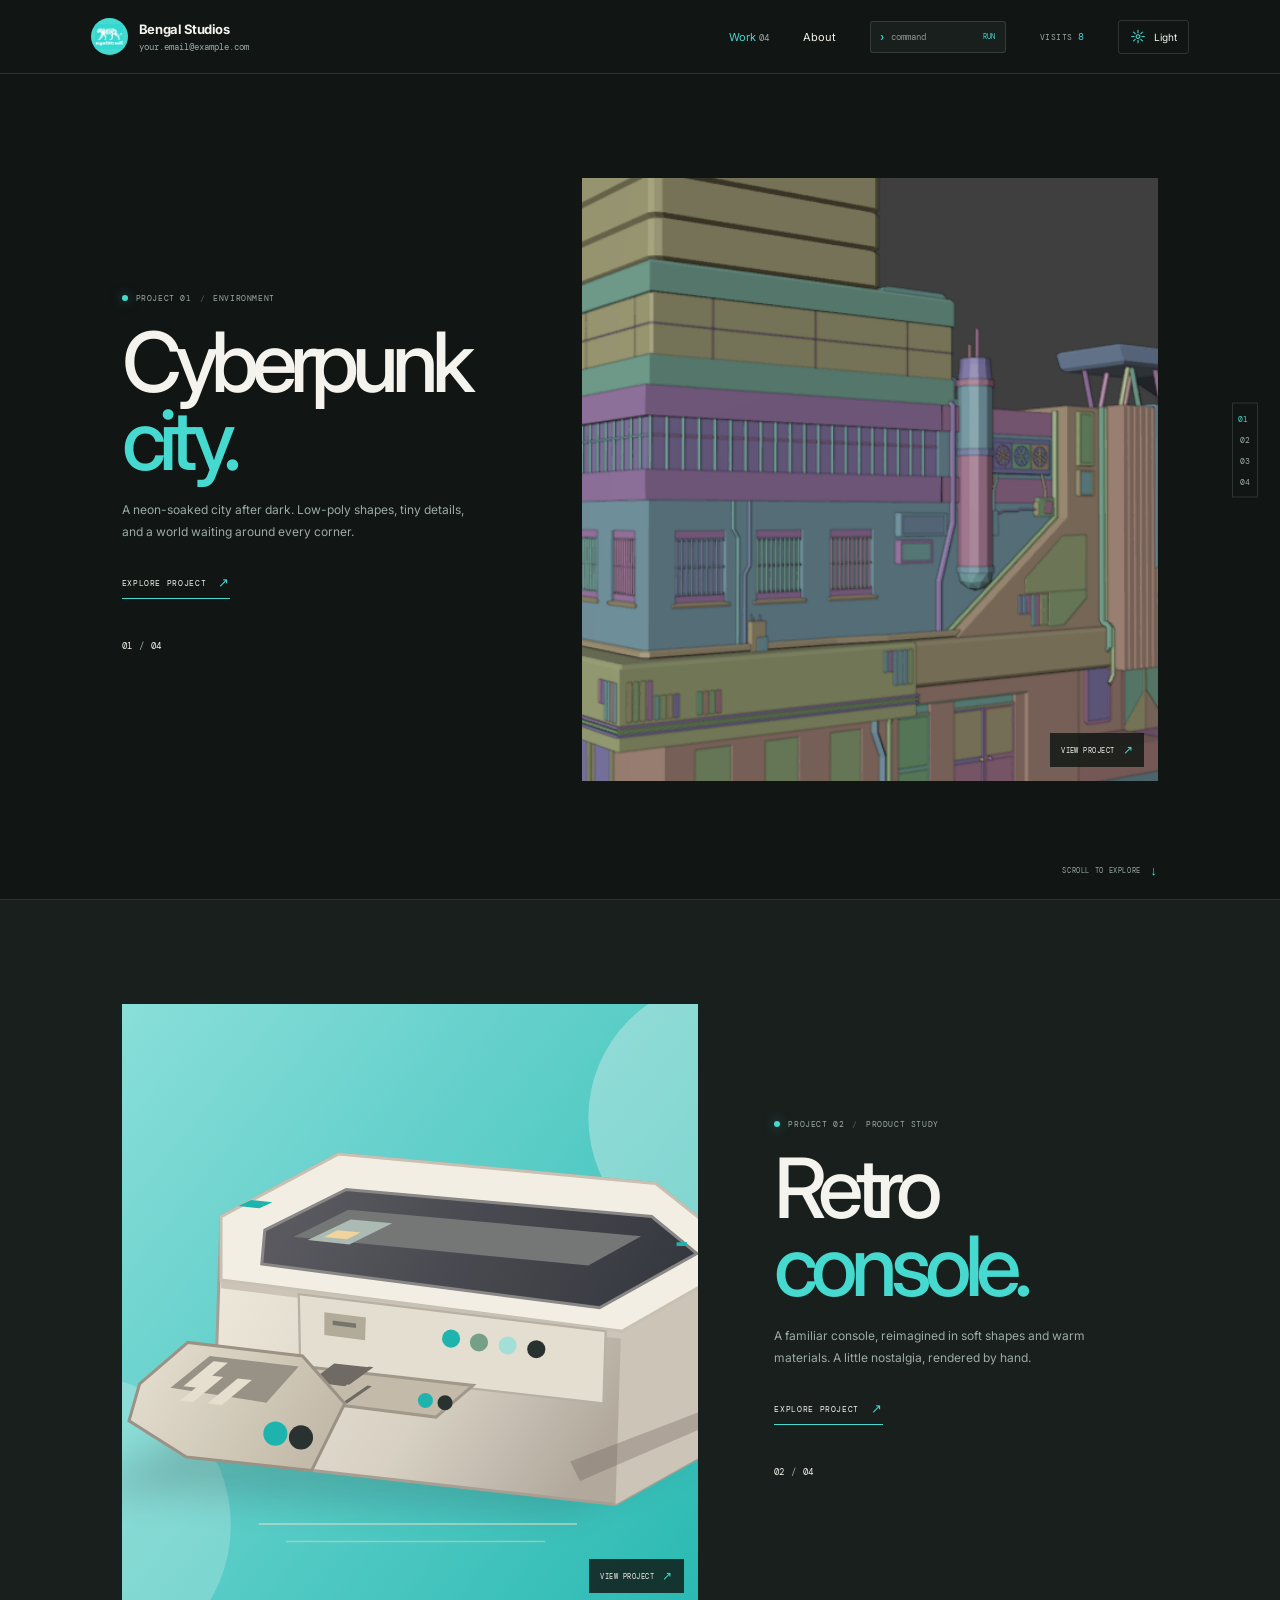
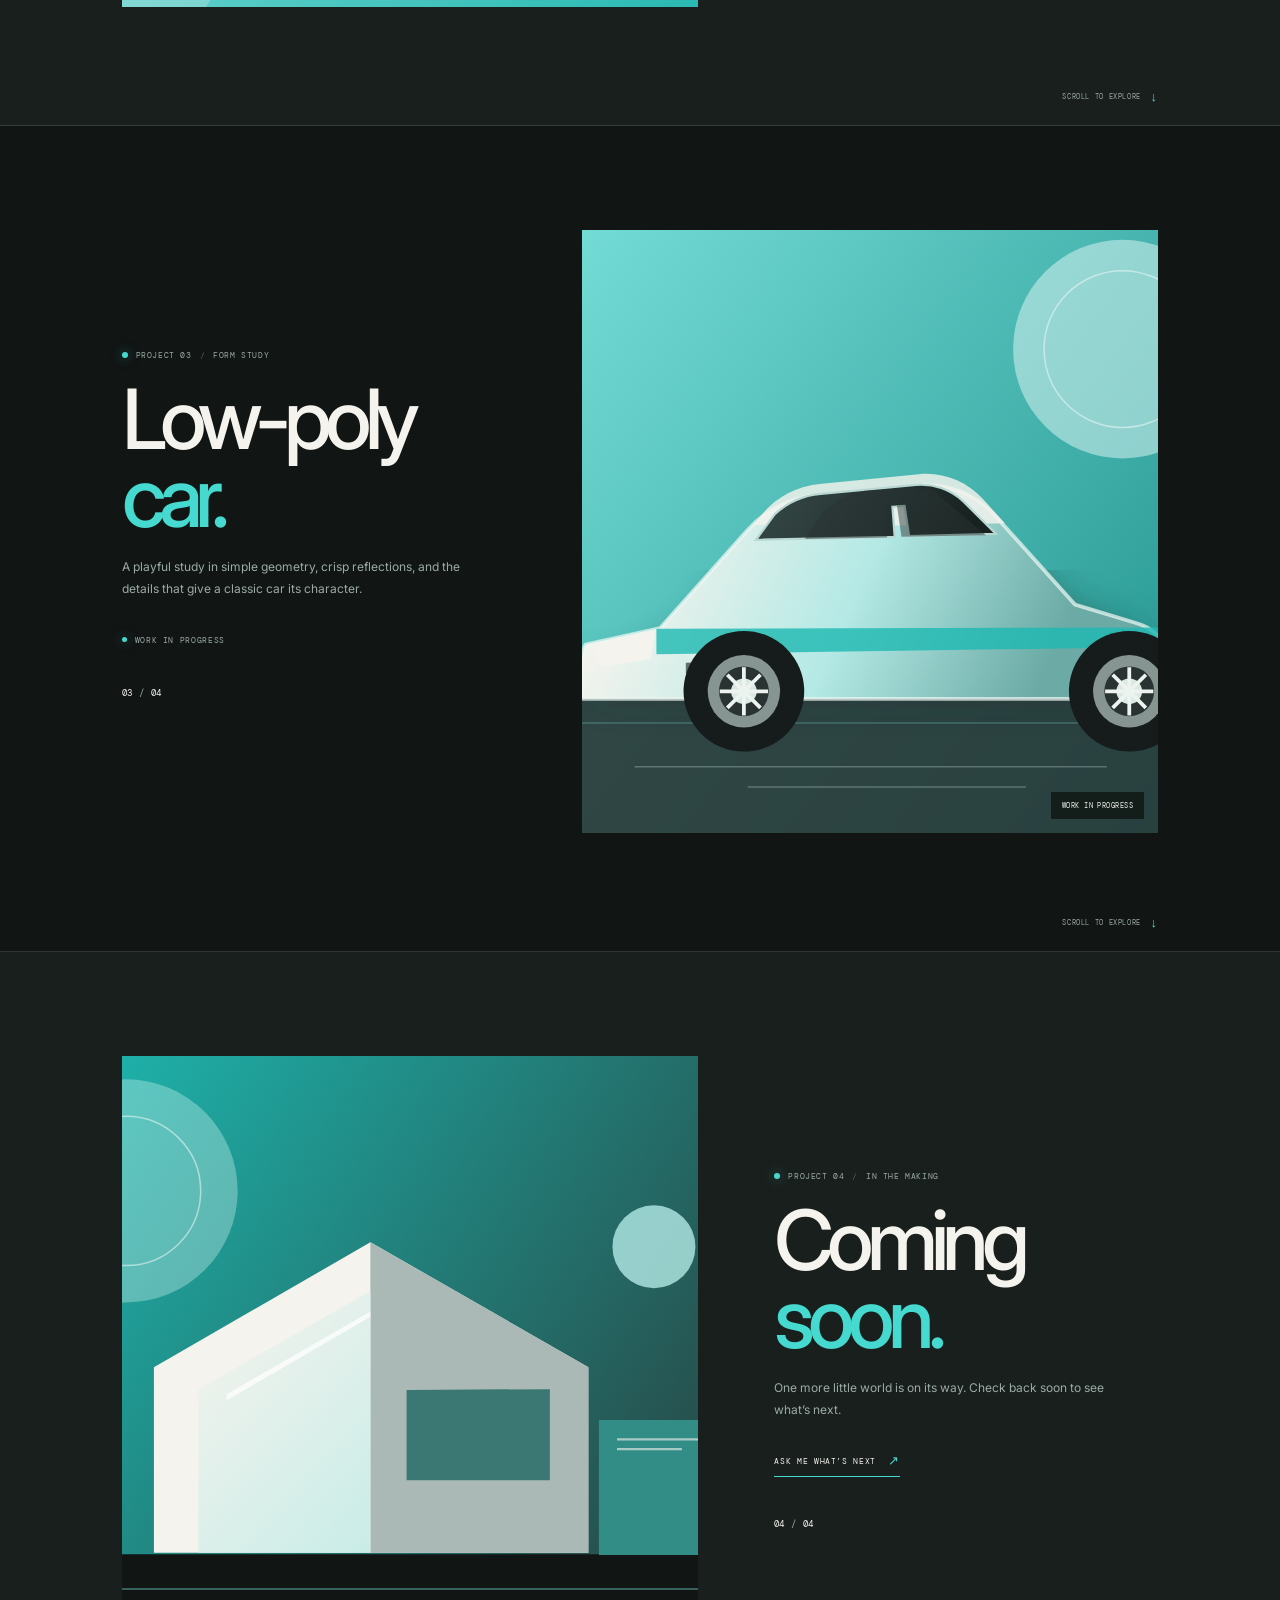
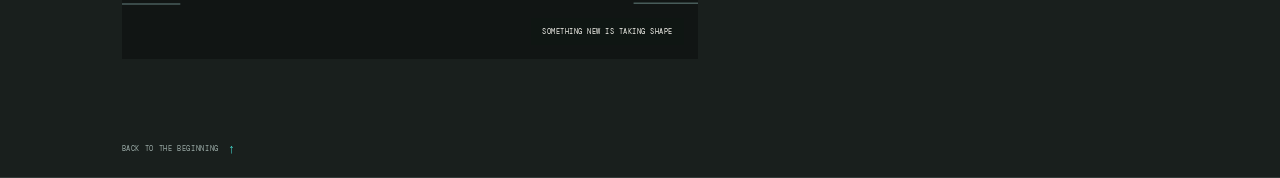
<file: images/work.html>
<!doctype html>
<html lang="en" class="work-document" data-theme="dark">
<head>
  <meta charset="utf-8">
  <meta name="viewport" content="width=device-width, initial-scale=1">
  <meta name="theme-color" content="#111514">
  <meta name="description" content="Explore four Bengal Studios projects: a cyberpunk city, retro console, low-poly car, and more.">
  <title>Selected Work — Bengal Studios</title>
  <link rel="preconnect" href="https://fonts.googleapis.com">
  <link rel="preconnect" href="https://fonts.gstatic.com" crossorigin>
  <link href="https://fonts.googleapis.com/css2?family=DM+Mono:wght@400;500&family=Inter:wght@400;500;600;700;800&display=swap" rel="stylesheet">
  <link rel="stylesheet" href="styles.css">
  <script src="script.js" defer></script>
</head>
<body class="work-page">
  <header class="site-header">
    <div class="brand">
      <a class="brand-icon" href="index.html" aria-label="Bengal Studios home"><img src="bengal-studios-logo.png" alt=""></a>
      <span class="brand-copy"><a class="brand-name" href="index.html">Bengal Studios</a><a class="brand-email" href="mailto:your.email@example.com">your.email@example.com</a></span>
    </div>
    <nav class="header-nav" aria-label="Main navigation">
      <a href="work.html" aria-current="page">Work <span>04</span></a>
      <a class="about-nav-link" href="index.html#about">About</a>
      <form class="command-bar" data-command-form role="group" aria-label="Site command bar. Type font, colour, or reset and press Enter." title='Commands: "font" changes the font, "colour" activates rainbow colours, and "reset" restores the default font and colours.'>
        <label class="command-prompt" for="work-command">›</label>
        <input id="work-command" data-command-input type="text" placeholder="command" aria-label="Enter a site command" title='Commands: "font", "colour", or "reset".' autocomplete="off" autocapitalize="off" spellcheck="false">
        <button type="submit">RUN</button>
        <span class="command-status" data-command-status role="status" aria-live="polite"></span>
      </form>
      <span class="visit-counter" title="Visits counted in this browser"><span>VISITS</span> <strong data-visit-count>—</strong></span>
      <button class="theme-toggle" type="button" data-theme-toggle aria-label="Switch to light theme" aria-pressed="false"><span aria-hidden="true">☼</span><span class="theme-label">Light</span></button>
    </nav>
  </header>

  <main class="project-scroll" id="projects" aria-label="Selected work">
    <article class="work-project" id="cyberpunk-city" data-project>
      <div class="project-panel-copy">
        <p class="eyebrow"><span class="live-dot"></span> PROJECT 01 <span class="eyebrow-divider">/</span> ENVIRONMENT</p>
        <h1>Cyberpunk<br><span>city.</span></h1>
        <p>A neon-soaked city after dark. Low-poly shapes, tiny details, and a world waiting around every corner.</p>
        <a class="project-open-link" href="project-building.html">EXPLORE PROJECT <span aria-hidden="true">↗</span></a>
        <span class="project-count">01 <i>/</i> 04</span>
      </div>
      <a class="project-panel-art" href="project-building.html" aria-label="Explore the Cyberpunk city project"><img src="cyberpunk-city-cover.png" alt="A detailed pastel low-poly cyberpunk city render"><span class="panel-art-hint">VIEW PROJECT <span aria-hidden="true">↗</span></span></a>
      <a class="panel-scroll" href="#retro-console"><span>SCROLL TO EXPLORE</span><span aria-hidden="true">↓</span></a>
    </article>

    <article class="work-project" id="retro-console" data-project>
      <div class="project-panel-copy">
        <p class="eyebrow"><span class="live-dot"></span> PROJECT 02 <span class="eyebrow-divider">/</span> PRODUCT STUDY</p>
        <h2>Retro<br><span>console.</span></h2>
        <p>A familiar console, reimagined in soft shapes and warm materials. A little nostalgia, rendered by hand.</p>
        <a class="project-open-link" href="project-console.html">EXPLORE PROJECT <span aria-hidden="true">↗</span></a>
        <span class="project-count">02 <i>/</i> 04</span>
      </div>
      <a class="project-panel-art" href="project-console.html" aria-label="Explore the Retro console project"><img src="retro-console.svg" alt="Isometric retro video game console and controllers"><span class="panel-art-hint">VIEW PROJECT <span aria-hidden="true">↗</span></span></a>
      <a class="panel-scroll" href="#car"><span>SCROLL TO EXPLORE</span><span aria-hidden="true">↓</span></a>
    </article>

    <article class="work-project" id="car" data-project>
      <div class="project-panel-copy">
        <p class="eyebrow"><span class="live-dot"></span> PROJECT 03 <span class="eyebrow-divider">/</span> FORM STUDY</p>
        <h2>Low-poly<br><span>car.</span></h2>
        <p>A playful study in simple geometry, crisp reflections, and the details that give a classic car its character.</p>
        <span class="project-status"><span class="live-dot"></span> WORK IN PROGRESS</span>
        <span class="project-count">03 <i>/</i> 04</span>
      </div>
      <div class="project-panel-art"><img src="car-study.svg" alt="A low-poly retro sports car in a turquoise studio"><span class="panel-art-hint">WORK IN PROGRESS</span></div>
      <a class="panel-scroll" href="#coming-soon"><span>SCROLL TO EXPLORE</span><span aria-hidden="true">↓</span></a>
    </article>

    <article class="work-project coming-project" id="coming-soon" data-project>
      <div class="project-panel-copy">
        <p class="eyebrow"><span class="live-dot"></span> PROJECT 04 <span class="eyebrow-divider">/</span> IN THE MAKING</p>
        <h2>Coming<br><span>soon.</span></h2>
        <p>One more little world is on its way. Check back soon to see what’s next.</p>
        <a class="project-open-link" href="mailto:your.email@example.com">ASK ME WHAT’S NEXT <span aria-hidden="true">↗</span></a>
        <span class="project-count">04 <i>/</i> 04</span>
      </div>
      <div class="project-panel-art"><img src="project-placeholder-04.svg" alt="An abstract architectural scene hinting at a future project"><span class="panel-art-hint">SOMETHING NEW IS TAKING SHAPE</span></div>
      <a class="panel-scroll back-to-home" href="index.html"><span>BACK TO THE BEGINNING</span><span aria-hidden="true">↑</span></a>
    </article>
  </main>

  <nav class="project-pagination" aria-label="Jump to project">
    <a href="#cyberpunk-city" aria-label="Project 1: Cyberpunk city" aria-current="location">01</a>
    <a href="#retro-console" aria-label="Project 2: Retro console">02</a>
    <a href="#car" aria-label="Project 3: Low-poly car">03</a>
    <a href="#coming-soon" aria-label="Project 4: Coming soon">04</a>
  </nav>

</body>
</html>
</file>
<file: styles.css>
:root {
  color-scheme: dark;
  --ink: #f4f3ed;
  --muted: #9baba7;
  --background: #111514;
  --surface: #191f1d;
  --line: rgba(221, 237, 230, 0.14);
  --accent: #45d9cf;
  --mono: "DM Mono", monospace;
  --sans: "Inter", sans-serif;
}

* { box-sizing: border-box; }
html { scroll-behavior: smooth; scroll-padding-top: 84px; }
body { margin: 0; background: var(--background); color: var(--ink); font-family: var(--sans); -webkit-font-smoothing: antialiased; }
a { color: inherit; text-decoration: none; }
button { color: inherit; font: inherit; }
::selection { background: var(--accent); color: var(--background); }

.site-header { position: relative; z-index: 3; display: flex; height: 82px; align-items: center; justify-content: space-between; padding: 0 7.1%; border-bottom: 1px solid var(--line); }
.brand { display: inline-flex; min-width: 205px; align-items: center; gap: 11px; }
.brand-icon { position: relative; display: block; width: 37px; height: 37px; overflow: hidden; border-radius: 50%; background: var(--accent); }
.brand-icon img { position: absolute; top: 16%; left: 12%; width: 76%; height: 68%; object-fit: cover; object-position: 50% 33%; }
.brand-copy { display: flex; flex-direction: column; gap: 4px; }
.brand-name { font-size: 13px; font-weight: 700; letter-spacing: -.035em; }
.brand-email { color: var(--muted); font-family: var(--mono); font-size: 9px; }
.brand-email a:hover, .site-footer > a:last-child:hover { color: var(--accent); }
.header-nav { display: flex; height: 100%; align-items: center; gap: 34px; }
.header-nav > a { color: #d1d9d5; font-size: 11px; transition: color .18s ease; }
.header-nav > a:hover { color: var(--accent); }
.header-nav > a > span { color: var(--muted); font-family: var(--mono); font-size: 9px; }
.header-nav .nav-contact { display: inline-flex; min-height: 34px; align-items: center; gap: 12px; padding: 0 13px; border: 1px solid var(--line); border-radius: 3px; }
.header-nav .nav-contact span { color: var(--accent); font-size: 12px; }

.hero { position: relative; display: grid; min-height: min(720px, calc(100svh - 82px)); grid-template-columns: .91fr 1.09fr; align-items: center; gap: 3.7%; padding: 64px 8.1% 83px 9.3%; border-bottom: 1px solid var(--line); overflow: hidden; }
.hero-copy { position: relative; z-index: 1; padding-bottom: 35px; }
.eyebrow, .artwork-topline, .artwork-controls, .hero-index, .card-index, .detail-kicker, .detail-art-top, .project-facts dt, .future-label, .project-switch > a > span, .hero-side-note { font-family: var(--mono); font-size: 9px; font-weight: 400; letter-spacing: .075em; text-transform: uppercase; }
.eyebrow { display: flex; align-items: center; gap: 9px; margin: 0 0 22px; color: var(--muted); }
.live-dot { width: 6px; height: 6px; border-radius: 50%; background: var(--accent); box-shadow: 0 0 12px #45d9cf80; }
.eyebrow-divider { color: #52625d; }
.hero h1 { margin: 0; font-size: clamp(39px, 5vw, 68px); font-weight: 500; letter-spacing: -.073em; line-height: .99; }
.hero h1 > span, .detail-heading h1 > span, .about-inner h2 > span { color: var(--accent); }
.hero-intro { max-width: 360px; margin: 23px 0 23px; color: #a6b2ae; font-size: 12px; line-height: 1.9; }
.text-link { display: inline-flex; align-items: center; gap: 11px; padding-bottom: 5px; border-bottom: 1px solid #45d9cf73; font-size: 11px; transition: gap .2s ease, color .2s ease; }
.text-link:hover { gap: 17px; color: var(--accent); }
.text-link span { color: var(--accent); font-size: 14px; }
.hero-index { position: absolute; bottom: -14px; left: 0; display: flex; gap: 23px; color: #687771; font-size: 8px; }
.hero-artwork { position: relative; width: 100%; max-width: 650px; justify-self: end; }
.artwork-topline, .detail-art-top { display: flex; justify-content: space-between; padding-bottom: 12px; color: #b5c2bd; font-size: 8px; }
.artwork-topline i, .detail-art-top i, .project-switch > a > span i { color: var(--accent); font-style: normal; }
.model-viewer { position: relative; overflow: hidden; background: #293332; perspective: 1200px; touch-action: pan-y; }
.hero-artwork .model-viewer { height: clamp(287px, 36vw, 459px); border: 1px solid #ffffff15; }
.model-scene { position: absolute; inset: 0; display: grid; place-items: center; overflow: hidden; background: radial-gradient(ellipse at 50% 50%, #33443f 0%, #1d2825 55%, #161c1b 100%); transform-style: preserve-3d; }
.model-scene::before { position: absolute; inset: 0; background-image: linear-gradient(rgba(147, 226, 215, .06) 1px, transparent 1px), linear-gradient(90deg, rgba(147, 226, 215, .06) 1px, transparent 1px); background-size: 36px 36px; content: ""; mask-image: linear-gradient(transparent, #000 22%, #000 80%, transparent); transform: perspective(310px) rotateX(64deg) scale(1.7) translateY(19%); transform-origin: 50% 100%; }
.model-image { position: relative; width: 100%; height: 100%; transform: rotateX(var(--tilt-x, 0deg)) rotateY(var(--turn, 0deg)) scale(var(--zoom, 1)); transform-style: preserve-3d; transition: transform .42s cubic-bezier(.2, .7, .15, 1); will-change: transform; }
.model-viewer.is-dragging .model-image { transition: none; }
.model-image img { display: block; width: 100%; height: 100%; object-fit: cover; pointer-events: none; user-select: none; }
.model-hint { position: absolute; right: 13px; bottom: 12px; display: inline-flex; align-items: center; gap: 8px; color: #d2ded9; font-family: var(--mono); font-size: 8px; letter-spacing: .07em; opacity: .85; pointer-events: none; }
.model-hint span { color: var(--accent); font-size: 14px; }
.hero-project-link { display: block; }
.hero-project-caption { display: flex; align-items: center; justify-content: space-between; padding: 15px 0 11px; border-bottom: 1px solid var(--line); }
.hero-project-caption > div { display: flex; align-items: center; gap: 12px; }
.project-number { color: var(--accent); font-family: var(--mono); font-size: 10px; }
.hero-project-caption strong, .hero-project-caption small { display: block; }
.hero-project-caption strong { font-size: 12px; font-weight: 500; }
.hero-project-caption small { margin-top: 4px; color: var(--muted); font-size: 9px; }
.round-arrow, .card-arrow { display: grid; width: 28px; height: 28px; place-items: center; border: 1px solid var(--line); border-radius: 50%; color: var(--accent); font-size: 13px; transition: background .18s ease, color .18s ease; }
.hero-project-link:hover .round-arrow, .work-card:hover .card-arrow { background: var(--accent); color: var(--background); }
.artwork-controls { display: flex; align-items: center; justify-content: center; gap: 13px; margin-top: 10px; color: #718079; font-size: 8px; }
.control-button { display: grid; width: 23px; height: 23px; place-items: center; border: 1px solid #ffffff20; border-radius: 50%; background: transparent; color: var(--accent); cursor: pointer; font-size: 13px; line-height: 1; transition: background .18s ease, color .18s ease; }
.control-button.reset-button { width: auto; min-width: 44px; padding-inline: 7px; border-radius: 12px; font-family: var(--mono); font-size: 7px; letter-spacing: .04em; }
.control-button:hover, .control-button:focus-visible { background: var(--accent); color: var(--background); }
.hero-side-note { position: absolute; right: 2.5%; bottom: 25px; color: #697770; font-size: 7px; writing-mode: vertical-rl; }

.section-wrap { width: min(1056px, 84%); margin-inline: auto; }
.work-section { padding-block: 85px 92px; }
.section-heading { display: flex; align-items: end; justify-content: space-between; margin-bottom: 30px; }
.section-heading .eyebrow, .about-inner .eyebrow { margin-bottom: 12px; font-size: 8px; }
.section-heading h2 { margin: 0; font-size: 32px; font-weight: 500; letter-spacing: -.065em; }
.heading-dot { color: var(--accent); }
.section-aside { padding-bottom: 4px; color: var(--muted); font-size: 10px; line-height: 1.7; text-align: right; }
.project-grid { display: grid; grid-template-columns: repeat(2, minmax(0, 1fr)); column-gap: 22px; row-gap: 34px; }
.work-card { display: block; min-width: 0; }
.card-image { position: relative; height: clamp(190px, 27vw, 298px); overflow: hidden; background: #202927; }
.card-image::after { position: absolute; inset: 0; background: linear-gradient(180deg, transparent 50%, #10141273); content: ""; pointer-events: none; }
.card-image img { width: 100%; height: 100%; object-fit: cover; transition: transform .6s cubic-bezier(.2, .65, .15, 1), filter .3s ease; }
.work-card:hover .card-image img { transform: scale(1.035); }
.card-view { position: absolute; z-index: 1; top: 50%; left: 50%; display: flex; align-items: center; gap: 8px; padding: 11px 14px; border: 1px solid #ffffff78; background: #101412ac; font-family: var(--mono); font-size: 8px; letter-spacing: .08em; opacity: 0; transform: translate(-50%, -42%); transition: opacity .2s ease, transform .2s ease; }
.card-view span { color: var(--accent); font-size: 12px; }
.work-card:hover .card-view, .work-card:focus-visible .card-view { opacity: 1; transform: translate(-50%, -50%); }
.card-index { position: absolute; z-index: 1; bottom: 13px; left: 14px; color: white; font-size: 7px; }
.card-info { display: flex; align-items: center; justify-content: space-between; padding: 15px 1px 0; }
.card-info h3 { margin: 0; font-size: 14px; font-weight: 500; letter-spacing: -.025em; }
.card-info p { margin: 5px 0 0; color: var(--muted); font-size: 10px; }
.card-arrow { width: 25px; height: 25px; font-size: 12px; }
.future-card { position: relative; display: flex; min-height: 104px; align-items: center; gap: 15px; padding: 17px 18px; border: 1px dashed #ffffff28; background: #151b19; }
.future-index { align-self: flex-start; color: #87958f; font-family: var(--mono); font-size: 9px; }
.future-cross { display: grid; width: 28px; height: 28px; place-items: center; border: 1px solid #ffffff1e; border-radius: 50%; color: var(--accent); font-size: 16px; }
.future-copy { display: flex; flex-direction: column; gap: 5px; }
.future-copy strong { font-size: 11px; font-weight: 500; }
.future-copy small { color: var(--muted); font-size: 9px; }
.future-label { position: absolute; right: 14px; bottom: 14px; color: #738079; font-size: 7px; }

.about-section { border-top: 1px solid var(--line); background: #161c1a; }
.about-inner { display: grid; grid-template-columns: 1fr 1fr; align-items: center; gap: 10%; padding-block: 66px 70px; }
.about-inner h2 { margin: 0; font-size: clamp(25px, 3.3vw, 39px); font-weight: 500; letter-spacing: -.065em; line-height: 1.18; }
.about-copy > p { margin: 0 0 16px; color: #a6b2ae; font-size: 11px; line-height: 1.9; }
.about-copy .text-link { font-size: 10px; }
.site-footer { display: flex; min-height: 67px; align-items: center; justify-content: space-between; gap: 16px; padding: 0 7.1%; border-top: 1px solid var(--line); color: #84918b; font-size: 9px; }
.footer-brand { color: var(--ink); font-size: 10px; font-weight: 600; }
.footer-brand span { padding-left: 2px; color: var(--accent); font-family: var(--mono); font-size: 8px; }
.site-footer > a:last-child { font-family: var(--mono); font-size: 9px; transition: color .18s ease; }
.site-footer > a:last-child span { padding-left: 6px; color: var(--accent); }

.detail-main { width: min(1040px, 84%); margin: 0 auto; }
.detail-kicker { display: flex; justify-content: space-between; padding-top: 30px; color: #8e9c96; font-size: 8px; }
.detail-kicker > a { transition: color .18s ease; }
.detail-kicker > a:hover { color: var(--accent); }
.detail-kicker > a > span { padding-right: 6px; color: var(--accent); font-size: 12px; }
.detail-kicker > span > i { padding: 0 5px; color: #63736d; font-style: normal; }
.detail-heading { display: grid; grid-template-columns: 1.03fr .97fr; align-items: end; gap: 8%; padding-block: 42px 32px; }
.detail-heading h1 { margin: 0; font-size: clamp(52px, 7.5vw, 92px); font-weight: 500; letter-spacing: -.085em; line-height: .84; }
.detail-summary { padding-bottom: 3px; }
.detail-summary > p { max-width: 385px; margin: 0 0 22px; color: #b0bbb6; font-size: 12px; line-height: 1.9; }
.project-facts { display: flex; flex-wrap: wrap; gap: 24px; margin: 0; padding-top: 16px; border-top: 1px solid var(--line); }
.project-facts > div { display: flex; flex-direction: column; gap: 7px; }
.project-facts dt { color: #798781; font-size: 7px; }
.project-facts dd { margin: 0; color: #d6dfda; font-size: 9px; }
.detail-art-top { padding-bottom: 10px; }
.detail-viewer { height: clamp(330px, 49vw, 545px); border: 1px solid #ffffff14; }
.detail-viewer .model-scene::before { background-size: 46px 46px; }
.detail-viewer .model-image img { object-fit: cover; }
.detail-viewer model-viewer { display: block; width: 100%; height: 100%; background: radial-gradient(ellipse at 50% 50%, #33443f 0%, #1d2825 55%, #161c1b 100%); --poster-color: transparent; }
.model-load-status { position: absolute; right: 12px; bottom: 34px; left: 12px; margin: 0; color: #f4f3ed; font-family: var(--mono); font-size: 9px; text-align: center; text-shadow: 0 1px 4px #111514; pointer-events: none; }
.console-art .model-scene { background: radial-gradient(ellipse at 50% 50%, #d2e0d9 0%, #9dbab1 45%, #445651 100%); }
.console-art .model-scene::before { background-image: linear-gradient(rgba(239, 255, 249, .18) 1px, transparent 1px), linear-gradient(90deg, rgba(239, 255, 249, .18) 1px, transparent 1px); }
.console-art .model-hint { color: #26332f; }
.console-art .model-hint span { color: #087f78; }
.detail-art .artwork-controls { margin-top: 9px; }
.project-switch { display: flex; justify-content: space-between; margin-top: 54px; padding-block: 19px; border-top: 1px solid var(--line); }
.project-switch > a { display: flex; flex-direction: column; gap: 9px; }
.project-switch > a > span { color: #7d8a84; font-size: 7px; }
.project-switch > a > span i { margin-left: 5px; }
.project-switch > a > strong { display: flex; align-items: center; gap: 9px; font-size: 13px; font-weight: 500; }
.project-switch > a > strong > span { color: var(--accent); font-size: 15px; }
.project-switch > a:hover > strong { color: var(--accent); }
.project-switch .next-project { text-align: right; }
.project-switch .next-project > strong { justify-content: flex-end; }
.detail-page .site-footer { margin-top: 16px; }
.detail-viewer { cursor: grab; }
.detail-viewer.is-dragging { cursor: grabbing; }

:focus-visible { outline: 2px solid var(--accent); outline-offset: 4px; }
@media (min-width: 1500px) {
  .hero { padding-right: max(8.1%, calc((100vw - 1240px) / 2)); padding-left: max(9.3%, calc((100vw - 1210px) / 2)); }
}
@media (max-width: 760px) {
  .site-header { height: 68px; padding-inline: 6%; }
  .brand { min-width: 0; }
  .header-nav { gap: 14px; }
  .header-nav > a { font-size: 10px; }
  .header-nav > a:first-child > span, .header-nav > a:nth-child(2) { display: none; }
  .hero { min-height: auto; grid-template-columns: 1fr; gap: 34px; padding: 52px 7% 61px; }
  .hero-copy { padding-bottom: 0; }
  .hero h1 { font-size: clamp(45px, 10vw, 66px); }
  .hero-intro { margin-block: 18px; }
  .hero-index { position: static; margin-top: 23px; }
  .hero-artwork { justify-self: stretch; max-width: none; }
  .hero-artwork .model-viewer { height: min(66vw, 390px); min-height: 250px; }
  .hero-side-note { display: none; }
  .section-wrap, .detail-main { width: 86%; }
  .work-section { padding-block: 62px 67px; }
  .section-heading h2 { font-size: 28px; }
  .project-grid { column-gap: 15px; row-gap: 26px; }
  .card-image { height: clamp(160px, 31vw, 240px); }
  .future-card { min-height: 92px; gap: 10px; padding: 13px; }
  .future-label { right: 10px; bottom: 9px; }
  .about-inner { gap: 25px; padding-block: 51px; }
  .site-footer { padding-inline: 6%; }
  .detail-kicker { padding-top: 24px; }
  .detail-heading { gap: 5%; padding-block: 34px 27px; }
  .detail-heading h1 { font-size: clamp(47px, 8.7vw, 70px); }
  .detail-summary > p { font-size: 11px; }
  .project-facts { gap: 15px; }
}
@media (max-width: 520px) {
  .brand-icon { width: 32px; height: 32px; }
  .brand-name { font-size: 12px; }
  .brand-email { font-size: 8px; }
  .header-nav { gap: 9px; }
  .header-nav .nav-contact { min-height: 31px; gap: 8px; padding-inline: 9px; font-size: 9px; }
  .hero { padding-top: 44px; }
  .eyebrow { flex-wrap: wrap; font-size: 8px; }
  .hero h1 { font-size: clamp(43px, 12.5vw, 60px); }
  .hero-artwork .model-viewer { min-height: 230px; }
  .section-heading { align-items: start; gap: 15px; }
  .section-aside { font-size: 8px; }
  .project-grid { grid-template-columns: 1fr; row-gap: 25px; }
  .card-image { height: min(64vw, 295px); }
  .future-card { min-height: 81px; }
  .future-copy small { font-size: 8px; }
  .about-inner { grid-template-columns: 1fr; gap: 17px; padding-block: 42px; }
  .about-inner h2 { font-size: 31px; }
  .site-footer { flex-wrap: wrap; min-height: 77px; gap: 5px 16px; padding-block: 12px; }
  .site-footer > span { order: 2; width: 100%; font-size: 8px; }
  .site-footer > a:last-child { font-size: 8px; }
  .detail-kicker { font-size: 7px; }
  .detail-heading { grid-template-columns: 1fr; gap: 17px; padding-block: 34px 25px; }
  .detail-heading h1 { font-size: clamp(61px, 15vw, 84px); }
  .detail-summary > p { max-width: 390px; margin-bottom: 17px; }
  .project-facts { justify-content: space-between; gap: 10px; }
  .project-facts dd { font-size: 8px; }
  .detail-viewer { height: 68vw; min-height: 275px; max-height: 410px; }
  .project-switch { margin-top: 37px; }
  .project-switch > a > strong { font-size: 11px; }
}
@media (prefers-reduced-motion: reduce) {
  *, *::before, *::after { scroll-behavior: auto !important; transition-duration: .01ms !important; animation-duration: .01ms !important; animation-iteration-count: 1 !important; }
}

:root[data-theme="light"] {
  color-scheme: light;
  --ink: #202522;
  --muted: #65736e;
  --background: #f5f6f1;
  --surface: #e9eee9;
  --line: rgba(32, 53, 45, .17);
  --accent: #087f78;
}

.site-header { position: sticky; top: 0; height: 74px; background: var(--background); }
.brand-email { transition: color .18s ease; }
.brand-email:hover { color: var(--accent); }
.header-nav > a { color: var(--ink); }
.header-nav > a[aria-current="page"] { color: var(--accent); }
.header-nav > a.about-nav-link { display: inline; }
.visit-counter { display: inline-flex; align-items: center; gap: 5px; color: var(--muted); font-family: var(--mono); font-size: 8px; letter-spacing: .06em; }
.visit-counter strong { color: var(--accent); font-size: 10px; font-weight: 400; }
.theme-toggle { display: inline-flex; min-height: 34px; align-items: center; gap: 8px; padding: 0 11px; border: 1px solid var(--line); border-radius: 3px; background: transparent; color: var(--ink); cursor: pointer; font-family: var(--sans); font-size: 10px; transition: background .18s ease, border-color .18s ease, color .18s ease; }
.theme-toggle:hover { border-color: var(--accent); color: var(--accent); }
.theme-toggle > span:first-child { color: var(--accent); font-size: 15px; line-height: 1; }
.theme-toggle:focus-visible { outline: 2px solid var(--accent); outline-offset: 3px; }
.header-nav > a { white-space: nowrap; }
.command-bar { position: relative; display: flex; height: 32px; flex: 0 0 auto; align-items: center; gap: 5px; padding: 0 7px; border: 1px solid var(--line); border-radius: 3px; background: var(--surface); }
.command-prompt { color: var(--accent); font-family: var(--mono); font-size: 14px; }
.command-bar > input { width: 85px; min-width: 0; padding: 4px 0; border: 0; outline: 0; background: transparent; color: var(--ink); font-family: var(--mono); font-size: 9px; }
.command-bar > input::placeholder { color: var(--muted); opacity: .85; }
.command-bar > input:focus-visible { outline: 0; }
.command-bar:focus-within { border-color: var(--accent); }
.command-bar > button { padding: 4px 2px; border: 0; background: transparent; color: var(--accent); cursor: pointer; font-family: var(--mono); font-size: 7px; letter-spacing: .04em; }
.command-bar > button:hover { color: var(--ink); }
.command-bar > button:focus-visible { outline: 1px solid var(--accent); outline-offset: 2px; }
.command-status { position: absolute; z-index: 8; top: calc(100% + 7px); right: 0; display: none; width: max-content; max-width: min(300px, 75vw); padding: 8px 10px; border: 1px solid var(--line); background: var(--background); color: var(--ink); font-family: var(--mono); font-size: 9px; line-height: 1.5; box-shadow: 0 9px 28px rgba(0, 0, 0, .17); }
.command-status.is-visible { display: block; }
.command-status[data-status="error"] { border-color: #bb685f; color: #d78379; }
.home-page .site-header .brand { min-width: 0; }
.landing-hero { position: relative; display: grid; min-height: calc(100svh - 74px); grid-template-columns: 1fr 1.12fr; align-items: center; gap: clamp(32px, 7vw, 100px); padding: clamp(42px, 8vh, 90px) 9.5% clamp(68px, 11vh, 112px); border-bottom: 1px solid var(--line); overflow: hidden; }
.landing-hero::before { position: absolute; top: -16%; left: -8%; width: 50vw; height: 80%; border-radius: 50%; background: radial-gradient(ellipse at center, rgba(69, 217, 207, .08), transparent 69%); content: ""; pointer-events: none; }
.landing-mark { position: relative; display: flex; flex-direction: column; align-items: flex-start; justify-self: center; gap: 16px; width: min(100%, 500px); }
.landing-mark > img { display: block; width: 100%; height: auto; box-shadow: 0 24px 90px rgba(0, 0, 0, .19); }
.landing-mark-caption { display: flex; align-items: center; gap: 8px; color: var(--muted); font-family: var(--mono); font-size: 8px; letter-spacing: .1em; }
.landing-mark-caption .live-dot { width: 6px; height: 6px; }
.landing-copy { position: relative; z-index: 1; max-width: 680px; padding-bottom: 3px; }
.landing-copy .eyebrow { margin: 0 0 23px; font-size: 8px; }
.landing-copy h1 { margin: 0; font-size: clamp(57px, 6vw, 90px); font-weight: 500; letter-spacing: -.09em; line-height: .94; }
.hero-accent { color: var(--accent); }
.landing-work-link { display: inline-flex; align-items: center; gap: 17px; margin-top: 32px; padding: 12px 0 7px; border-bottom: 1px solid var(--accent); color: var(--ink); font-family: var(--mono); font-size: 9px; letter-spacing: .075em; transition: gap .2s ease, color .2s ease; }
.landing-work-link:hover { gap: 23px; color: var(--accent); }
.landing-work-link > span { color: var(--accent); font-size: 14px; }
.landing-scroll { position: absolute; right: 4%; bottom: 26px; display: flex; align-items: center; gap: 10px; color: var(--muted); font-family: var(--mono); font-size: 8px; letter-spacing: .09em; }
.landing-scroll > span:last-child { color: var(--accent); font-size: 14px; }
.landing-about { border-bottom: 1px solid var(--line); background: var(--surface); }
.landing-about .about-inner { min-height: 255px; padding-block: 49px; }
.landing-about .about-inner h2 { color: var(--ink); }
.landing-about .about-inner h2 > span { color: var(--accent); }
.landing-about .about-copy > p { color: var(--muted); }
.landing-about .text-link { border-color: var(--accent); }
.site-footer { color: var(--muted); }

.rainbow-overlay {
  position: fixed;
  z-index: 20;
  inset: 0;
  background: linear-gradient(125deg, #ff004c, #ff9000, #fff000, #38df39, #00cfdf, #155cff, #ae36ff, #ff004c);
  background-size: 100% 100%;
  animation: rainbow-drift 12s linear infinite;
  mix-blend-mode: color;
  opacity: .64;
  pointer-events: none;
}

@keyframes rainbow-drift {
  from { filter: hue-rotate(0deg); }
  to { filter: hue-rotate(360deg); }
}

.work-page { overscroll-behavior-y: contain; }
.work-project { position: relative; display: grid; min-height: calc(100svh - 74px); grid-template-columns: minmax(265px, .8fr) minmax(0, 1.2fr); align-items: center; gap: clamp(35px, 6vw, 88px); padding: clamp(38px, 6.5vh, 68px) 9.5% clamp(56px, 8vh, 86px); border-bottom: 1px solid var(--line); background: var(--background); overflow: hidden; }
.work-project:nth-child(even) { grid-template-columns: minmax(0, 1.2fr) minmax(265px, .8fr); background: var(--surface); }
.project-panel-copy { grid-column: 1; grid-row: 1; position: relative; z-index: 1; max-width: 440px; padding-bottom: 14px; }
.work-project:nth-child(even) .project-panel-copy { grid-column: 2; }
.project-panel-copy .eyebrow { gap: 8px; margin-bottom: 20px; color: var(--muted); font-size: 8px; }
.project-panel-copy h1, .project-panel-copy h2 { margin: 0 0 21px; color: var(--ink); font-size: clamp(54px, 6.5vw, 91px); font-weight: 500; letter-spacing: -.085em; line-height: .93; }
.project-panel-copy h1 > span, .project-panel-copy h2 > span { color: var(--accent); }
.project-panel-copy > p:not(.eyebrow) { max-width: 350px; margin: 0 0 26px; color: var(--muted); font-size: 12px; line-height: 1.85; }
.project-open-link { display: inline-flex; align-items: center; gap: 12px; padding-bottom: 7px; border-bottom: 1px solid var(--accent); color: var(--ink); font-family: var(--mono); font-size: 8px; letter-spacing: .08em; transition: gap .2s ease, color .2s ease; }
.project-open-link:hover { gap: 18px; color: var(--accent); }
.project-open-link > span { color: var(--accent); font-size: 13px; }
.project-count { display: flex; gap: 7px; margin-top: 41px; color: var(--ink); font-family: var(--mono); font-size: 9px; }
.project-count i { color: var(--muted); font-style: normal; }
.project-panel-art { position: relative; display: block; grid-column: 2; grid-row: 1; width: 100%; height: min(67vh, 660px); min-height: 345px; overflow: hidden; background: #202a27; }
.work-project:nth-child(even) .project-panel-art { grid-column: 1; }
.project-panel-art > img { display: block; width: 100%; height: 100%; object-fit: cover; transition: transform .45s ease; }
a.project-panel-art:hover > img { transform: scale(1.025); }
.panel-art-hint { position: absolute; right: 14px; bottom: 14px; display: inline-flex; align-items: center; gap: 8px; padding: 9px 11px; background: rgba(15, 22, 19, .82); color: #f4f3ed; font-family: var(--mono); font-size: 7px; letter-spacing: .07em; }
.panel-art-hint > span { color: #45d9cf; font-size: 12px; }
.project-status { display: inline-flex; align-items: center; gap: 8px; color: var(--muted); font-family: var(--mono); font-size: 8px; letter-spacing: .08em; }
.project-status .live-dot { width: 5px; height: 5px; }
.panel-scroll { position: absolute; right: 9.5%; bottom: 20px; display: inline-flex; align-items: center; gap: 9px; color: var(--muted); font-family: var(--mono); font-size: 7px; letter-spacing: .09em; }
.panel-scroll > span:last-child { color: var(--accent); font-size: 13px; transition: transform .18s ease; }
.panel-scroll:hover > span:last-child { transform: translateY(3px); }
.back-to-home { right: auto; left: 9.5%; }
.project-pagination { position: fixed; z-index: 5; top: 50%; right: 22px; display: flex; flex-direction: column; gap: 11px; padding: 10px 7px; border: 1px solid var(--line); background: var(--background); transform: translateY(-50%); }
.project-pagination { opacity: 0; pointer-events: none; transition: opacity .2s ease; }
.project-pagination.is-visible { opacity: 1; pointer-events: auto; }
.project-pagination > a { color: var(--muted); font-family: var(--mono); font-size: 8px; transition: color .18s ease, transform .18s ease; }
.project-pagination > a[aria-current="location"], .project-pagination > a:hover { color: var(--accent); transform: translateX(-2px); }
.coming-project .project-panel-art { background: linear-gradient(145deg, #224743, #151c1a); }
:root[data-theme="light"] .landing-hero::before { background: radial-gradient(ellipse at center, rgba(8, 127, 120, .1), transparent 69%); }
:root[data-theme="light"] .landing-mark > img { box-shadow: 0 24px 90px rgba(30, 57, 49, .12); }
:root[data-theme="light"] .project-panel-art { background-color: #dce8e2; }
:root[data-theme="light"] .detail-kicker, :root[data-theme="light"] .project-facts dt { color: var(--muted); }
:root[data-theme="light"] .detail-summary > p, :root[data-theme="light"] .project-facts dd { color: var(--muted); }
:root[data-theme="light"] .project-facts { border-color: var(--line); }
:root[data-theme="light"] .site-footer { color: var(--muted); }
:root[data-theme="light"] .console-art .model-hint { color: #26332f; }

@media (max-width: 760px) {
  .site-header { height: 66px; padding-inline: 5%; }
  .header-nav { gap: 13px; }
  .header-nav > a { font-size: 10px; }
  .header-nav > a:nth-child(2) { display: inline; }
  .visit-counter { font-size: 7px; }
  .theme-toggle { min-height: 30px; padding-inline: 8px; font-size: 9px; }
  .command-bar { gap: 4px; height: 30px; padding-inline: 6px; }
  .command-bar > input { width: 66px; font-size: 8px; }
  .landing-hero { min-height: calc(100svh - 66px); gap: 4vw; padding-inline: 7%; }
  .landing-copy h1 { font-size: clamp(51px, 8.4vw, 75px); }
  .work-project { min-height: calc(100svh - 66px); grid-template-columns: minmax(205px, .82fr) minmax(0, 1.18fr); gap: 4vw; padding-inline: 6%; }
  .work-project:nth-child(even) { grid-template-columns: minmax(0, 1.18fr) minmax(205px, .82fr); }
  .work-project:nth-child(even) .project-panel-copy { grid-column: 2; }
  .work-project:nth-child(even) .project-panel-art { grid-column: 1; }
  .project-panel-copy h1, .project-panel-copy h2 { font-size: clamp(49px, 7vw, 66px); }
  .project-panel-art { min-height: 290px; height: min(58vh, 500px); }
}

@media (max-width: 520px) {
  .site-header { height: 60px; padding-inline: 4%; }
  .brand { gap: 7px; }
  .site-header .brand-email { display: none; }
  .brand-icon { width: 29px; height: 29px; }
  .brand-name { font-size: 10px; }
  .header-nav { gap: 5px; }
  .header-nav > a { font-size: 9px; }
  .header-nav > a > span { display: none; }
  .header-nav > a:nth-child(2) { display: inline; }
  .header-nav > a.about-nav-link { display: inline; }
  .visit-counter > span { display: none; }
  .visit-counter strong { min-width: 13px; text-align: center; }
  .theme-toggle { width: 26px; min-height: 27px; justify-content: center; padding-inline: 3px; }
  .theme-toggle > span:first-child { font-size: 14px; }
  .theme-label { display: none; }
  .command-bar { width: 82px; gap: 3px; height: 27px; padding-inline: 4px; }
  .command-bar > input { width: 39px; font-size: 7px; }
  .command-bar > button { font-size: 6px; }
  .command-status { max-width: 60vw; font-size: 8px; }
  .landing-hero { min-height: calc(100svh - 60px); grid-template-columns: 1fr; grid-template-rows: auto auto; align-content: center; gap: 28px; padding: 35px 8% 75px; }
  .landing-mark { width: min(86%, 380px); gap: 9px; }
  .landing-mark-caption { font-size: 7px; }
  .landing-copy .eyebrow { margin-bottom: 14px; font-size: 7px; }
  .landing-copy h1 { font-size: clamp(52px, 12.5vw, 69px); }
  .landing-work-link { margin-top: 20px; }
  .landing-scroll { right: 8%; bottom: 21px; font-size: 7px; }
  .landing-about .about-inner { min-height: 0; padding-block: 39px; }
  .about-inner { grid-template-columns: 1fr; gap: 18px; }
  .about-inner h2 { font-size: 29px; }
  .about-copy > p { font-size: 10px; }
  .work-project, .work-project:nth-child(even) { min-height: calc(100svh - 60px); grid-template-columns: 1fr; grid-template-rows: auto minmax(220px, 1fr); align-content: center; gap: 14px; padding: 26px 7% 56px; }
  .project-panel-copy, .work-project:nth-child(even) .project-panel-copy { grid-column: 1; grid-row: 1; padding-bottom: 0; }
  .project-panel-copy .eyebrow { gap: 6px; margin-bottom: 12px; font-size: 7px; }
  .project-panel-copy h1, .project-panel-copy h2 { margin-bottom: 11px; font-size: clamp(43px, 12vw, 61px); }
  .project-panel-copy > p:not(.eyebrow) { margin-bottom: 13px; font-size: 10px; line-height: 1.6; }
  .project-open-link { font-size: 7px; }
  .project-count { display: none; }
  .project-panel-art, .work-project:nth-child(even) .project-panel-art { grid-column: 1; grid-row: 2; width: 100%; height: min(43svh, 375px); min-height: 210px; }
  .panel-art-hint { right: 9px; bottom: 9px; padding: 7px 8px; font-size: 6px; }
  .panel-scroll { right: 7%; bottom: 17px; font-size: 6px; }
  .back-to-home { right: auto; left: 7%; }
  .project-pagination { right: 7px; gap: 10px; padding: 9px 5px; }
  .project-pagination > a { font-size: 7px; }
  .site-footer { flex-wrap: wrap; min-height: 77px; gap: 5px 16px; padding: 12px 5%; }
  .site-footer > span { order: 2; width: 100%; font-size: 8px; }
  .site-footer > a:last-child { font-size: 8px; }
}

@media (prefers-reduced-motion: reduce) {
  .rainbow-overlay { animation: none; }
}
</file>
<file: images/styles.css>
:root {
  color-scheme: dark;
  --ink: #f4f3ed;
  --muted: #9baba7;
  --background: #111514;
  --surface: #191f1d;
  --line: rgba(221, 237, 230, 0.14);
  --accent: #45d9cf;
  --mono: "DM Mono", monospace;
  --sans: "Inter", sans-serif;
}

* { box-sizing: border-box; }
html { scroll-behavior: smooth; scroll-padding-top: 84px; }
body { margin: 0; background: var(--background); color: var(--ink); font-family: var(--sans); -webkit-font-smoothing: antialiased; }
a { color: inherit; text-decoration: none; }
button { color: inherit; font: inherit; }
::selection { background: var(--accent); color: var(--background); }

.site-header { position: relative; z-index: 3; display: flex; height: 82px; align-items: center; justify-content: space-between; padding: 0 7.1%; border-bottom: 1px solid var(--line); }
.brand { display: inline-flex; min-width: 205px; align-items: center; gap: 11px; }
.brand-icon { position: relative; display: block; width: 37px; height: 37px; overflow: hidden; border-radius: 50%; background: var(--accent); }
.brand-icon img { position: absolute; top: 16%; left: 12%; width: 76%; height: 68%; object-fit: cover; object-position: 50% 33%; }
.brand-copy { display: flex; flex-direction: column; gap: 4px; }
.brand-name { font-size: 13px; font-weight: 700; letter-spacing: -.035em; }
.brand-email { color: var(--muted); font-family: var(--mono); font-size: 9px; }
.brand-email a:hover, .site-footer > a:last-child:hover { color: var(--accent); }
.header-nav { display: flex; height: 100%; align-items: center; gap: 34px; }
.header-nav > a { color: #d1d9d5; font-size: 11px; transition: color .18s ease; }
.header-nav > a:hover { color: var(--accent); }
.header-nav > a > span { color: var(--muted); font-family: var(--mono); font-size: 9px; }
.header-nav .nav-contact { display: inline-flex; min-height: 34px; align-items: center; gap: 12px; padding: 0 13px; border: 1px solid var(--line); border-radius: 3px; }
.header-nav .nav-contact span { color: var(--accent); font-size: 12px; }

.hero { position: relative; display: grid; min-height: min(720px, calc(100svh - 82px)); grid-template-columns: .91fr 1.09fr; align-items: center; gap: 3.7%; padding: 64px 8.1% 83px 9.3%; border-bottom: 1px solid var(--line); overflow: hidden; }
.hero-copy { position: relative; z-index: 1; padding-bottom: 35px; }
.eyebrow, .artwork-topline, .artwork-controls, .hero-index, .card-index, .detail-kicker, .detail-art-top, .project-facts dt, .future-label, .project-switch > a > span, .hero-side-note { font-family: var(--mono); font-size: 9px; font-weight: 400; letter-spacing: .075em; text-transform: uppercase; }
.eyebrow { display: flex; align-items: center; gap: 9px; margin: 0 0 22px; color: var(--muted); }
.live-dot { width: 6px; height: 6px; border-radius: 50%; background: var(--accent); box-shadow: 0 0 12px #45d9cf80; }
.eyebrow-divider { color: #52625d; }
.hero h1 { margin: 0; font-size: clamp(39px, 5vw, 68px); font-weight: 500; letter-spacing: -.073em; line-height: .99; }
.hero h1 > span, .detail-heading h1 > span, .about-inner h2 > span { color: var(--accent); }
.hero-intro { max-width: 360px; margin: 23px 0 23px; color: #a6b2ae; font-size: 12px; line-height: 1.9; }
.text-link { display: inline-flex; align-items: center; gap: 11px; padding-bottom: 5px; border-bottom: 1px solid #45d9cf73; font-size: 11px; transition: gap .2s ease, color .2s ease; }
.text-link:hover { gap: 17px; color: var(--accent); }
.text-link span { color: var(--accent); font-size: 14px; }
.hero-index { position: absolute; bottom: -14px; left: 0; display: flex; gap: 23px; color: #687771; font-size: 8px; }
.hero-artwork { position: relative; width: 100%; max-width: 650px; justify-self: end; }
.artwork-topline, .detail-art-top { display: flex; justify-content: space-between; padding-bottom: 12px; color: #b5c2bd; font-size: 8px; }
.artwork-topline i, .detail-art-top i, .project-switch > a > span i { color: var(--accent); font-style: normal; }
.model-viewer { position: relative; overflow: hidden; background: #293332; perspective: 1200px; touch-action: pan-y; }
.hero-artwork .model-viewer { height: clamp(287px, 36vw, 459px); border: 1px solid #ffffff15; }
.model-scene { position: absolute; inset: 0; display: grid; place-items: center; overflow: hidden; background: radial-gradient(ellipse at 50% 50%, #33443f 0%, #1d2825 55%, #161c1b 100%); transform-style: preserve-3d; }
.model-scene::before { position: absolute; inset: 0; background-image: linear-gradient(rgba(147, 226, 215, .06) 1px, transparent 1px), linear-gradient(90deg, rgba(147, 226, 215, .06) 1px, transparent 1px); background-size: 36px 36px; content: ""; mask-image: linear-gradient(transparent, #000 22%, #000 80%, transparent); transform: perspective(310px) rotateX(64deg) scale(1.7) translateY(19%); transform-origin: 50% 100%; }
.model-image { position: relative; width: 100%; height: 100%; transform: rotateX(var(--tilt-x, 0deg)) rotateY(var(--turn, 0deg)) scale(var(--zoom, 1)); transform-style: preserve-3d; transition: transform .42s cubic-bezier(.2, .7, .15, 1); will-change: transform; }
.model-viewer.is-dragging .model-image { transition: none; }
.model-image img { display: block; width: 100%; height: 100%; object-fit: cover; pointer-events: none; user-select: none; }
.model-hint { position: absolute; right: 13px; bottom: 12px; display: inline-flex; align-items: center; gap: 8px; color: #d2ded9; font-family: var(--mono); font-size: 8px; letter-spacing: .07em; opacity: .85; pointer-events: none; }
.model-hint span { color: var(--accent); font-size: 14px; }
.hero-project-link { display: block; }
.hero-project-caption { display: flex; align-items: center; justify-content: space-between; padding: 15px 0 11px; border-bottom: 1px solid var(--line); }
.hero-project-caption > div { display: flex; align-items: center; gap: 12px; }
.project-number { color: var(--accent); font-family: var(--mono); font-size: 10px; }
.hero-project-caption strong, .hero-project-caption small { display: block; }
.hero-project-caption strong { font-size: 12px; font-weight: 500; }
.hero-project-caption small { margin-top: 4px; color: var(--muted); font-size: 9px; }
.round-arrow, .card-arrow { display: grid; width: 28px; height: 28px; place-items: center; border: 1px solid var(--line); border-radius: 50%; color: var(--accent); font-size: 13px; transition: background .18s ease, color .18s ease; }
.hero-project-link:hover .round-arrow, .work-card:hover .card-arrow { background: var(--accent); color: var(--background); }
.artwork-controls { display: flex; align-items: center; justify-content: center; gap: 13px; margin-top: 10px; color: #718079; font-size: 8px; }
.control-button { display: grid; width: 23px; height: 23px; place-items: center; border: 1px solid #ffffff20; border-radius: 50%; background: transparent; color: var(--accent); cursor: pointer; font-size: 13px; line-height: 1; transition: background .18s ease, color .18s ease; }
.control-button.reset-button { width: auto; min-width: 44px; padding-inline: 7px; border-radius: 12px; font-family: var(--mono); font-size: 7px; letter-spacing: .04em; }
.control-button:hover, .control-button:focus-visible { background: var(--accent); color: var(--background); }
.hero-side-note { position: absolute; right: 2.5%; bottom: 25px; color: #697770; font-size: 7px; writing-mode: vertical-rl; }

.section-wrap { width: min(1056px, 84%); margin-inline: auto; }
.work-section { padding-block: 85px 92px; }
.section-heading { display: flex; align-items: end; justify-content: space-between; margin-bottom: 30px; }
.section-heading .eyebrow, .about-inner .eyebrow { margin-bottom: 12px; font-size: 8px; }
.section-heading h2 { margin: 0; font-size: 32px; font-weight: 500; letter-spacing: -.065em; }
.heading-dot { color: var(--accent); }
.section-aside { padding-bottom: 4px; color: var(--muted); font-size: 10px; line-height: 1.7; text-align: right; }
.project-grid { display: grid; grid-template-columns: repeat(2, minmax(0, 1fr)); column-gap: 22px; row-gap: 34px; }
.work-card { display: block; min-width: 0; }
.card-image { position: relative; height: clamp(190px, 27vw, 298px); overflow: hidden; background: #202927; }
.card-image::after { position: absolute; inset: 0; background: linear-gradient(180deg, transparent 50%, #10141273); content: ""; pointer-events: none; }
.card-image img { width: 100%; height: 100%; object-fit: cover; transition: transform .6s cubic-bezier(.2, .65, .15, 1), filter .3s ease; }
.work-card:hover .card-image img { transform: scale(1.035); }
.card-view { position: absolute; z-index: 1; top: 50%; left: 50%; display: flex; align-items: center; gap: 8px; padding: 11px 14px; border: 1px solid #ffffff78; background: #101412ac; font-family: var(--mono); font-size: 8px; letter-spacing: .08em; opacity: 0; transform: translate(-50%, -42%); transition: opacity .2s ease, transform .2s ease; }
.card-view span { color: var(--accent); font-size: 12px; }
.work-card:hover .card-view, .work-card:focus-visible .card-view { opacity: 1; transform: translate(-50%, -50%); }
.card-index { position: absolute; z-index: 1; bottom: 13px; left: 14px; color: white; font-size: 7px; }
.card-info { display: flex; align-items: center; justify-content: space-between; padding: 15px 1px 0; }
.card-info h3 { margin: 0; font-size: 14px; font-weight: 500; letter-spacing: -.025em; }
.card-info p { margin: 5px 0 0; color: var(--muted); font-size: 10px; }
.card-arrow { width: 25px; height: 25px; font-size: 12px; }
.future-card { position: relative; display: flex; min-height: 104px; align-items: center; gap: 15px; padding: 17px 18px; border: 1px dashed #ffffff28; background: #151b19; }
.future-index { align-self: flex-start; color: #87958f; font-family: var(--mono); font-size: 9px; }
.future-cross { display: grid; width: 28px; height: 28px; place-items: center; border: 1px solid #ffffff1e; border-radius: 50%; color: var(--accent); font-size: 16px; }
.future-copy { display: flex; flex-direction: column; gap: 5px; }
.future-copy strong { font-size: 11px; font-weight: 500; }
.future-copy small { color: var(--muted); font-size: 9px; }
.future-label { position: absolute; right: 14px; bottom: 14px; color: #738079; font-size: 7px; }

.about-section { border-top: 1px solid var(--line); background: #161c1a; }
.about-inner { display: grid; grid-template-columns: 1fr 1fr; align-items: center; gap: 10%; padding-block: 66px 70px; }
.about-inner h2 { margin: 0; font-size: clamp(25px, 3.3vw, 39px); font-weight: 500; letter-spacing: -.065em; line-height: 1.18; }
.about-copy > p { margin: 0 0 16px; color: #a6b2ae; font-size: 11px; line-height: 1.9; }
.about-copy .text-link { font-size: 10px; }
.site-footer { display: flex; min-height: 67px; align-items: center; justify-content: space-between; gap: 16px; padding: 0 7.1%; border-top: 1px solid var(--line); color: #84918b; font-size: 9px; }
.footer-brand { color: var(--ink); font-size: 10px; font-weight: 600; }
.footer-brand span { padding-left: 2px; color: var(--accent); font-family: var(--mono); font-size: 8px; }
.site-footer > a:last-child { font-family: var(--mono); font-size: 9px; transition: color .18s ease; }
.site-footer > a:last-child span { padding-left: 6px; color: var(--accent); }

.detail-main { width: min(1040px, 84%); margin: 0 auto; }
.detail-kicker { display: flex; justify-content: space-between; padding-top: 30px; color: #8e9c96; font-size: 8px; }
.detail-kicker > a { transition: color .18s ease; }
.detail-kicker > a:hover { color: var(--accent); }
.detail-kicker > a > span { padding-right: 6px; color: var(--accent); font-size: 12px; }
.detail-kicker > span > i { padding: 0 5px; color: #63736d; font-style: normal; }
.detail-heading { display: grid; grid-template-columns: 1.03fr .97fr; align-items: end; gap: 8%; padding-block: 42px 32px; }
.detail-heading h1 { margin: 0; font-size: clamp(52px, 7.5vw, 92px); font-weight: 500; letter-spacing: -.085em; line-height: .84; }
.detail-summary { padding-bottom: 3px; }
.detail-summary > p { max-width: 385px; margin: 0 0 22px; color: #b0bbb6; font-size: 12px; line-height: 1.9; }
.project-facts { display: flex; flex-wrap: wrap; gap: 24px; margin: 0; padding-top: 16px; border-top: 1px solid var(--line); }
.project-facts > div { display: flex; flex-direction: column; gap: 7px; }
.project-facts dt { color: #798781; font-size: 7px; }
.project-facts dd { margin: 0; color: #d6dfda; font-size: 9px; }
.detail-art-top { padding-bottom: 10px; }
.detail-viewer { height: clamp(330px, 49vw, 545px); border: 1px solid #ffffff14; }
.detail-viewer .model-scene::before { background-size: 46px 46px; }
.detail-viewer .model-image img { object-fit: cover; }
.detail-viewer model-viewer { display: block; width: 100%; height: 100%; background: radial-gradient(ellipse at 50% 50%, #33443f 0%, #1d2825 55%, #161c1b 100%); --poster-color: transparent; }
.model-load-status { position: absolute; right: 12px; bottom: 34px; left: 12px; margin: 0; color: #f4f3ed; font-family: var(--mono); font-size: 9px; text-align: center; text-shadow: 0 1px 4px #111514; pointer-events: none; }
.console-art .model-scene { background: radial-gradient(ellipse at 50% 50%, #d2e0d9 0%, #9dbab1 45%, #445651 100%); }
.console-art .model-scene::before { background-image: linear-gradient(rgba(239, 255, 249, .18) 1px, transparent 1px), linear-gradient(90deg, rgba(239, 255, 249, .18) 1px, transparent 1px); }
.console-art .model-hint { color: #26332f; }
.console-art .model-hint span { color: #087f78; }
.detail-art .artwork-controls { margin-top: 9px; }
.project-switch { display: flex; justify-content: space-between; margin-top: 54px; padding-block: 19px; border-top: 1px solid var(--line); }
.project-switch > a { display: flex; flex-direction: column; gap: 9px; }
.project-switch > a > span { color: #7d8a84; font-size: 7px; }
.project-switch > a > span i { margin-left: 5px; }
.project-switch > a > strong { display: flex; align-items: center; gap: 9px; font-size: 13px; font-weight: 500; }
.project-switch > a > strong > span { color: var(--accent); font-size: 15px; }
.project-switch > a:hover > strong { color: var(--accent); }
.project-switch .next-project { text-align: right; }
.project-switch .next-project > strong { justify-content: flex-end; }
.detail-page .site-footer { margin-top: 16px; }
.detail-viewer { cursor: grab; }
.detail-viewer.is-dragging { cursor: grabbing; }

:focus-visible { outline: 2px solid var(--accent); outline-offset: 4px; }
@media (min-width: 1500px) {
  .hero { padding-right: max(8.1%, calc((100vw - 1240px) / 2)); padding-left: max(9.3%, calc((100vw - 1210px) / 2)); }
}
@media (max-width: 760px) {
  .site-header { height: 68px; padding-inline: 6%; }
  .brand { min-width: 0; }
  .header-nav { gap: 14px; }
  .header-nav > a { font-size: 10px; }
  .header-nav > a:first-child > span, .header-nav > a:nth-child(2) { display: none; }
  .hero { min-height: auto; grid-template-columns: 1fr; gap: 34px; padding: 52px 7% 61px; }
  .hero-copy { padding-bottom: 0; }
  .hero h1 { font-size: clamp(45px, 10vw, 66px); }
  .hero-intro { margin-block: 18px; }
  .hero-index { position: static; margin-top: 23px; }
  .hero-artwork { justify-self: stretch; max-width: none; }
  .hero-artwork .model-viewer { height: min(66vw, 390px); min-height: 250px; }
  .hero-side-note { display: none; }
  .section-wrap, .detail-main { width: 86%; }
  .work-section { padding-block: 62px 67px; }
  .section-heading h2 { font-size: 28px; }
  .project-grid { column-gap: 15px; row-gap: 26px; }
  .card-image { height: clamp(160px, 31vw, 240px); }
  .future-card { min-height: 92px; gap: 10px; padding: 13px; }
  .future-label { right: 10px; bottom: 9px; }
  .about-inner { gap: 25px; padding-block: 51px; }
  .site-footer { padding-inline: 6%; }
  .detail-kicker { padding-top: 24px; }
  .detail-heading { gap: 5%; padding-block: 34px 27px; }
  .detail-heading h1 { font-size: clamp(47px, 8.7vw, 70px); }
  .detail-summary > p { font-size: 11px; }
  .project-facts { gap: 15px; }
}
@media (max-width: 520px) {
  .brand-icon { width: 32px; height: 32px; }
  .brand-name { font-size: 12px; }
  .brand-email { font-size: 8px; }
  .header-nav { gap: 9px; }
  .header-nav .nav-contact { min-height: 31px; gap: 8px; padding-inline: 9px; font-size: 9px; }
  .hero { padding-top: 44px; }
  .eyebrow { flex-wrap: wrap; font-size: 8px; }
  .hero h1 { font-size: clamp(43px, 12.5vw, 60px); }
  .hero-artwork .model-viewer { min-height: 230px; }
  .section-heading { align-items: start; gap: 15px; }
  .section-aside { font-size: 8px; }
  .project-grid { grid-template-columns: 1fr; row-gap: 25px; }
  .card-image { height: min(64vw, 295px); }
  .future-card { min-height: 81px; }
  .future-copy small { font-size: 8px; }
  .about-inner { grid-template-columns: 1fr; gap: 17px; padding-block: 42px; }
  .about-inner h2 { font-size: 31px; }
  .site-footer { flex-wrap: wrap; min-height: 77px; gap: 5px 16px; padding-block: 12px; }
  .site-footer > span { order: 2; width: 100%; font-size: 8px; }
  .site-footer > a:last-child { font-size: 8px; }
  .detail-kicker { font-size: 7px; }
  .detail-heading { grid-template-columns: 1fr; gap: 17px; padding-block: 34px 25px; }
  .detail-heading h1 { font-size: clamp(61px, 15vw, 84px); }
  .detail-summary > p { max-width: 390px; margin-bottom: 17px; }
  .project-facts { justify-content: space-between; gap: 10px; }
  .project-facts dd { font-size: 8px; }
  .detail-viewer { height: 68vw; min-height: 275px; max-height: 410px; }
  .project-switch { margin-top: 37px; }
  .project-switch > a > strong { font-size: 11px; }
}
@media (prefers-reduced-motion: reduce) {
  *, *::before, *::after { scroll-behavior: auto !important; transition-duration: .01ms !important; animation-duration: .01ms !important; animation-iteration-count: 1 !important; }
}

:root[data-theme="light"] {
  color-scheme: light;
  --ink: #202522;
  --muted: #65736e;
  --background: #f5f6f1;
  --surface: #e9eee9;
  --line: rgba(32, 53, 45, .17);
  --accent: #087f78;
}

.site-header { position: sticky; top: 0; height: 74px; background: var(--background); }
.brand-email { transition: color .18s ease; }
.brand-email:hover { color: var(--accent); }
.header-nav > a { color: var(--ink); }
.header-nav > a[aria-current="page"] { color: var(--accent); }
.header-nav > a.about-nav-link { display: inline; }
.visit-counter { display: inline-flex; align-items: center; gap: 5px; color: var(--muted); font-family: var(--mono); font-size: 8px; letter-spacing: .06em; }
.visit-counter strong { color: var(--accent); font-size: 10px; font-weight: 400; }
.theme-toggle { display: inline-flex; min-height: 34px; align-items: center; gap: 8px; padding: 0 11px; border: 1px solid var(--line); border-radius: 3px; background: transparent; color: var(--ink); cursor: pointer; font-family: var(--sans); font-size: 10px; transition: background .18s ease, border-color .18s ease, color .18s ease; }
.theme-toggle:hover { border-color: var(--accent); color: var(--accent); }
.theme-toggle > span:first-child { color: var(--accent); font-size: 15px; line-height: 1; }
.theme-toggle:focus-visible { outline: 2px solid var(--accent); outline-offset: 3px; }
.header-nav > a { white-space: nowrap; }
.command-bar { position: relative; display: flex; height: 32px; flex: 0 0 auto; align-items: center; gap: 5px; padding: 0 7px; border: 1px solid var(--line); border-radius: 3px; background: var(--surface); }
.command-prompt { color: var(--accent); font-family: var(--mono); font-size: 14px; }
.command-bar > input { width: 85px; min-width: 0; padding: 4px 0; border: 0; outline: 0; background: transparent; color: var(--ink); font-family: var(--mono); font-size: 9px; }
.command-bar > input::placeholder { color: var(--muted); opacity: .85; }
.command-bar > input:focus-visible { outline: 0; }
.command-bar:focus-within { border-color: var(--accent); }
.command-bar > button { padding: 4px 2px; border: 0; background: transparent; color: var(--accent); cursor: pointer; font-family: var(--mono); font-size: 7px; letter-spacing: .04em; }
.command-bar > button:hover { color: var(--ink); }
.command-bar > button:focus-visible { outline: 1px solid var(--accent); outline-offset: 2px; }
.command-status { position: absolute; z-index: 8; top: calc(100% + 7px); right: 0; display: none; width: max-content; max-width: min(300px, 75vw); padding: 8px 10px; border: 1px solid var(--line); background: var(--background); color: var(--ink); font-family: var(--mono); font-size: 9px; line-height: 1.5; box-shadow: 0 9px 28px rgba(0, 0, 0, .17); }
.command-status.is-visible { display: block; }
.command-status[data-status="error"] { border-color: #bb685f; color: #d78379; }
.home-page .site-header .brand { min-width: 0; }
.landing-hero { position: relative; display: grid; min-height: calc(100svh - 74px); grid-template-columns: 1fr 1.12fr; align-items: center; gap: clamp(32px, 7vw, 100px); padding: clamp(42px, 8vh, 90px) 9.5% clamp(68px, 11vh, 112px); border-bottom: 1px solid var(--line); overflow: hidden; }
.landing-hero::before { position: absolute; top: -16%; left: -8%; width: 50vw; height: 80%; border-radius: 50%; background: radial-gradient(ellipse at center, rgba(69, 217, 207, .08), transparent 69%); content: ""; pointer-events: none; }
.landing-mark { position: relative; display: flex; flex-direction: column; align-items: flex-start; justify-self: center; gap: 16px; width: min(100%, 500px); }
.landing-mark > img { display: block; width: 100%; height: auto; box-shadow: 0 24px 90px rgba(0, 0, 0, .19); }
.landing-mark-caption { display: flex; align-items: center; gap: 8px; color: var(--muted); font-family: var(--mono); font-size: 8px; letter-spacing: .1em; }
.landing-mark-caption .live-dot { width: 6px; height: 6px; }
.landing-copy { position: relative; z-index: 1; max-width: 680px; padding-bottom: 3px; }
.landing-copy .eyebrow { margin: 0 0 23px; font-size: 8px; }
.landing-copy h1 { margin: 0; font-size: clamp(57px, 6vw, 90px); font-weight: 500; letter-spacing: -.09em; line-height: .94; }
.hero-accent { color: var(--accent); }
.landing-work-link { display: inline-flex; align-items: center; gap: 17px; margin-top: 32px; padding: 12px 0 7px; border-bottom: 1px solid var(--accent); color: var(--ink); font-family: var(--mono); font-size: 9px; letter-spacing: .075em; transition: gap .2s ease, color .2s ease; }
.landing-work-link:hover { gap: 23px; color: var(--accent); }
.landing-work-link > span { color: var(--accent); font-size: 14px; }
.landing-scroll { position: absolute; right: 4%; bottom: 26px; display: flex; align-items: center; gap: 10px; color: var(--muted); font-family: var(--mono); font-size: 8px; letter-spacing: .09em; }
.landing-scroll > span:last-child { color: var(--accent); font-size: 14px; }
.landing-about { border-bottom: 1px solid var(--line); background: var(--surface); }
.landing-about .about-inner { min-height: 255px; padding-block: 49px; }
.landing-about .about-inner h2 { color: var(--ink); }
.landing-about .about-inner h2 > span { color: var(--accent); }
.landing-about .about-copy > p { color: var(--muted); }
.landing-about .text-link { border-color: var(--accent); }
.site-footer { color: var(--muted); }

.rainbow-overlay {
  position: fixed;
  z-index: 20;
  inset: 0;
  background: linear-gradient(125deg, #ff004c, #ff9000, #fff000, #38df39, #00cfdf, #155cff, #ae36ff, #ff004c);
  background-size: 100% 100%;
  animation: rainbow-drift 12s linear infinite;
  mix-blend-mode: color;
  opacity: .64;
  pointer-events: none;
}

@keyframes rainbow-drift {
  from { filter: hue-rotate(0deg); }
  to { filter: hue-rotate(360deg); }
}

.work-page { overscroll-behavior-y: contain; }
.work-project { position: relative; display: grid; min-height: calc(100svh - 74px); grid-template-columns: minmax(265px, .8fr) minmax(0, 1.2fr); align-items: center; gap: clamp(35px, 6vw, 88px); padding: clamp(38px, 6.5vh, 68px) 9.5% clamp(56px, 8vh, 86px); border-bottom: 1px solid var(--line); background: var(--background); overflow: hidden; }
.work-project:nth-child(even) { grid-template-columns: minmax(0, 1.2fr) minmax(265px, .8fr); background: var(--surface); }
.project-panel-copy { grid-column: 1; grid-row: 1; position: relative; z-index: 1; max-width: 440px; padding-bottom: 14px; }
.work-project:nth-child(even) .project-panel-copy { grid-column: 2; }
.project-panel-copy .eyebrow { gap: 8px; margin-bottom: 20px; color: var(--muted); font-size: 8px; }
.project-panel-copy h1, .project-panel-copy h2 { margin: 0 0 21px; color: var(--ink); font-size: clamp(54px, 6.5vw, 91px); font-weight: 500; letter-spacing: -.085em; line-height: .93; }
.project-panel-copy h1 > span, .project-panel-copy h2 > span { color: var(--accent); }
.project-panel-copy > p:not(.eyebrow) { max-width: 350px; margin: 0 0 26px; color: var(--muted); font-size: 12px; line-height: 1.85; }
.project-open-link { display: inline-flex; align-items: center; gap: 12px; padding-bottom: 7px; border-bottom: 1px solid var(--accent); color: var(--ink); font-family: var(--mono); font-size: 8px; letter-spacing: .08em; transition: gap .2s ease, color .2s ease; }
.project-open-link:hover { gap: 18px; color: var(--accent); }
.project-open-link > span { color: var(--accent); font-size: 13px; }
.project-count { display: flex; gap: 7px; margin-top: 41px; color: var(--ink); font-family: var(--mono); font-size: 9px; }
.project-count i { color: var(--muted); font-style: normal; }
.project-panel-art { position: relative; display: block; grid-column: 2; grid-row: 1; width: 100%; height: min(67vh, 660px); min-height: 345px; overflow: hidden; background: #202a27; }
.work-project:nth-child(even) .project-panel-art { grid-column: 1; }
.project-panel-art > img { display: block; width: 100%; height: 100%; object-fit: cover; transition: transform .45s ease; }
a.project-panel-art:hover > img { transform: scale(1.025); }
.panel-art-hint { position: absolute; right: 14px; bottom: 14px; display: inline-flex; align-items: center; gap: 8px; padding: 9px 11px; background: rgba(15, 22, 19, .82); color: #f4f3ed; font-family: var(--mono); font-size: 7px; letter-spacing: .07em; }
.panel-art-hint > span { color: #45d9cf; font-size: 12px; }
.project-status { display: inline-flex; align-items: center; gap: 8px; color: var(--muted); font-family: var(--mono); font-size: 8px; letter-spacing: .08em; }
.project-status .live-dot { width: 5px; height: 5px; }
.panel-scroll { position: absolute; right: 9.5%; bottom: 20px; display: inline-flex; align-items: center; gap: 9px; color: var(--muted); font-family: var(--mono); font-size: 7px; letter-spacing: .09em; }
.panel-scroll > span:last-child { color: var(--accent); font-size: 13px; transition: transform .18s ease; }
.panel-scroll:hover > span:last-child { transform: translateY(3px); }
.back-to-home { right: auto; left: 9.5%; }
.project-pagination { position: fixed; z-index: 5; top: 50%; right: 22px; display: flex; flex-direction: column; gap: 11px; padding: 10px 7px; border: 1px solid var(--line); background: var(--background); transform: translateY(-50%); }
.project-pagination { opacity: 0; pointer-events: none; transition: opacity .2s ease; }
.project-pagination.is-visible { opacity: 1; pointer-events: auto; }
.project-pagination > a { color: var(--muted); font-family: var(--mono); font-size: 8px; transition: color .18s ease, transform .18s ease; }
.project-pagination > a[aria-current="location"], .project-pagination > a:hover { color: var(--accent); transform: translateX(-2px); }
.coming-project .project-panel-art { background: linear-gradient(145deg, #224743, #151c1a); }
:root[data-theme="light"] .landing-hero::before { background: radial-gradient(ellipse at center, rgba(8, 127, 120, .1), transparent 69%); }
:root[data-theme="light"] .landing-mark > img { box-shadow: 0 24px 90px rgba(30, 57, 49, .12); }
:root[data-theme="light"] .project-panel-art { background-color: #dce8e2; }
:root[data-theme="light"] .detail-kicker, :root[data-theme="light"] .project-facts dt { color: var(--muted); }
:root[data-theme="light"] .detail-summary > p, :root[data-theme="light"] .project-facts dd { color: var(--muted); }
:root[data-theme="light"] .project-facts { border-color: var(--line); }
:root[data-theme="light"] .site-footer { color: var(--muted); }
:root[data-theme="light"] .console-art .model-hint { color: #26332f; }

@media (max-width: 760px) {
  .site-header { height: 66px; padding-inline: 5%; }
  .header-nav { gap: 13px; }
  .header-nav > a { font-size: 10px; }
  .header-nav > a:nth-child(2) { display: inline; }
  .visit-counter { font-size: 7px; }
  .theme-toggle { min-height: 30px; padding-inline: 8px; font-size: 9px; }
  .command-bar { gap: 4px; height: 30px; padding-inline: 6px; }
  .command-bar > input { width: 66px; font-size: 8px; }
  .landing-hero { min-height: calc(100svh - 66px); gap: 4vw; padding-inline: 7%; }
  .landing-copy h1 { font-size: clamp(51px, 8.4vw, 75px); }
  .work-project { min-height: calc(100svh - 66px); grid-template-columns: minmax(205px, .82fr) minmax(0, 1.18fr); gap: 4vw; padding-inline: 6%; }
  .work-project:nth-child(even) { grid-template-columns: minmax(0, 1.18fr) minmax(205px, .82fr); }
  .work-project:nth-child(even) .project-panel-copy { grid-column: 2; }
  .work-project:nth-child(even) .project-panel-art { grid-column: 1; }
  .project-panel-copy h1, .project-panel-copy h2 { font-size: clamp(49px, 7vw, 66px); }
  .project-panel-art { min-height: 290px; height: min(58vh, 500px); }
}

@media (max-width: 520px) {
  .site-header { height: 60px; padding-inline: 4%; }
  .brand { gap: 7px; }
  .site-header .brand-email { display: none; }
  .brand-icon { width: 29px; height: 29px; }
  .brand-name { font-size: 10px; }
  .header-nav { gap: 5px; }
  .header-nav > a { font-size: 9px; }
  .header-nav > a > span { display: none; }
  .header-nav > a:nth-child(2) { display: inline; }
  .header-nav > a.about-nav-link { display: inline; }
  .visit-counter > span { display: none; }
  .visit-counter strong { min-width: 13px; text-align: center; }
  .theme-toggle { width: 26px; min-height: 27px; justify-content: center; padding-inline: 3px; }
  .theme-toggle > span:first-child { font-size: 14px; }
  .theme-label { display: none; }
  .command-bar { width: 82px; gap: 3px; height: 27px; padding-inline: 4px; }
  .command-bar > input { width: 39px; font-size: 7px; }
  .command-bar > button { font-size: 6px; }
  .command-status { max-width: 60vw; font-size: 8px; }
  .landing-hero { min-height: calc(100svh - 60px); grid-template-columns: 1fr; grid-template-rows: auto auto; align-content: center; gap: 28px; padding: 35px 8% 75px; }
  .landing-mark { width: min(86%, 380px); gap: 9px; }
  .landing-mark-caption { font-size: 7px; }
  .landing-copy .eyebrow { margin-bottom: 14px; font-size: 7px; }
  .landing-copy h1 { font-size: clamp(52px, 12.5vw, 69px); }
  .landing-work-link { margin-top: 20px; }
  .landing-scroll { right: 8%; bottom: 21px; font-size: 7px; }
  .landing-about .about-inner { min-height: 0; padding-block: 39px; }
  .about-inner { grid-template-columns: 1fr; gap: 18px; }
  .about-inner h2 { font-size: 29px; }
  .about-copy > p { font-size: 10px; }
  .work-project, .work-project:nth-child(even) { min-height: calc(100svh - 60px); grid-template-columns: 1fr; grid-template-rows: auto minmax(220px, 1fr); align-content: center; gap: 14px; padding: 26px 7% 56px; }
  .project-panel-copy, .work-project:nth-child(even) .project-panel-copy { grid-column: 1; grid-row: 1; padding-bottom: 0; }
  .project-panel-copy .eyebrow { gap: 6px; margin-bottom: 12px; font-size: 7px; }
  .project-panel-copy h1, .project-panel-copy h2 { margin-bottom: 11px; font-size: clamp(43px, 12vw, 61px); }
  .project-panel-copy > p:not(.eyebrow) { margin-bottom: 13px; font-size: 10px; line-height: 1.6; }
  .project-open-link { font-size: 7px; }
  .project-count { display: none; }
  .project-panel-art, .work-project:nth-child(even) .project-panel-art { grid-column: 1; grid-row: 2; width: 100%; height: min(43svh, 375px); min-height: 210px; }
  .panel-art-hint { right: 9px; bottom: 9px; padding: 7px 8px; font-size: 6px; }
  .panel-scroll { right: 7%; bottom: 17px; font-size: 6px; }
  .back-to-home { right: auto; left: 7%; }
  .project-pagination { right: 7px; gap: 10px; padding: 9px 5px; }
  .project-pagination > a { font-size: 7px; }
  .site-footer { flex-wrap: wrap; min-height: 77px; gap: 5px 16px; padding: 12px 5%; }
  .site-footer > span { order: 2; width: 100%; font-size: 8px; }
  .site-footer > a:last-child { font-size: 8px; }
}

@media (prefers-reduced-motion: reduce) {
  .rainbow-overlay { animation: none; }
}
</file>
